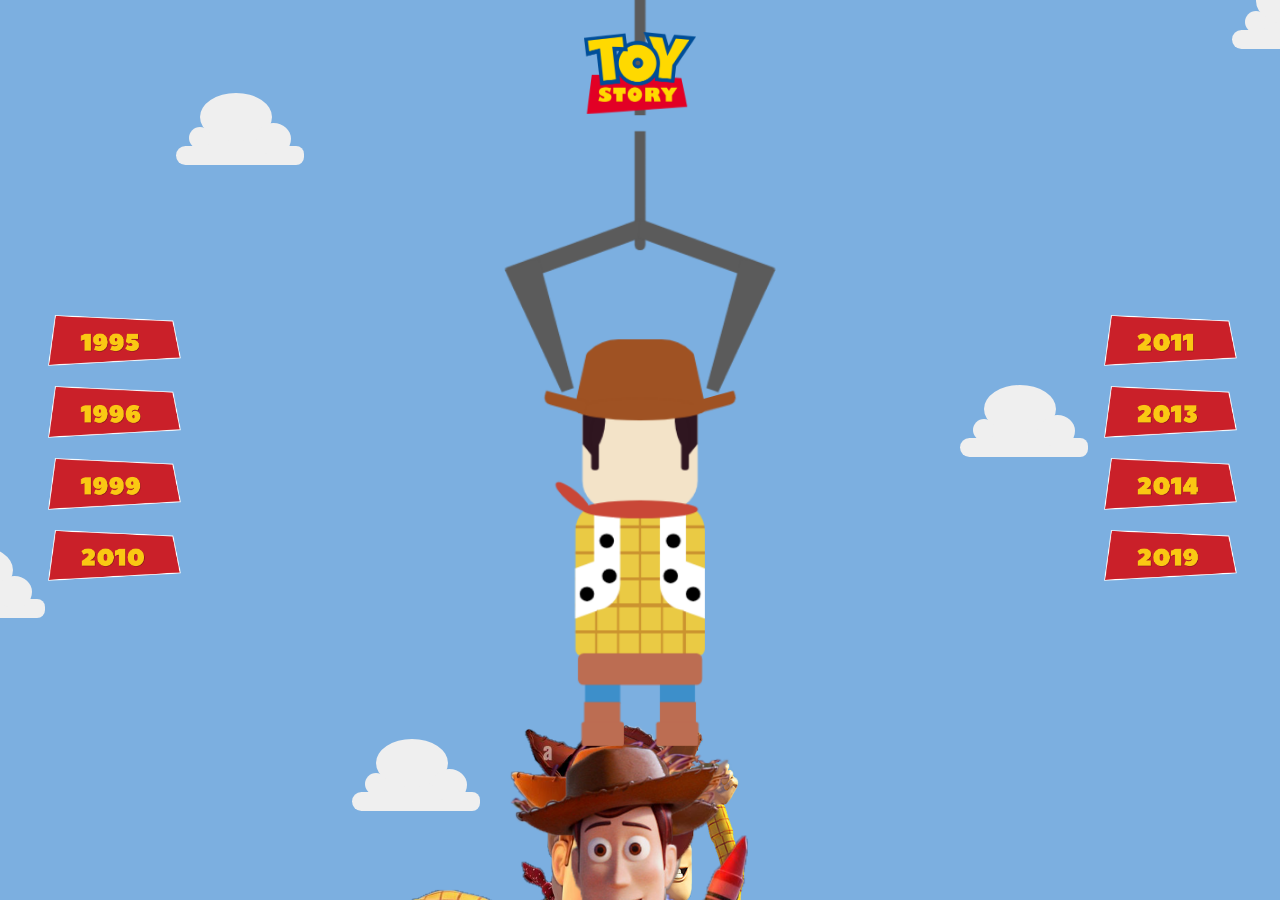
<file: index.html>
<!doctype html>
<html lang="nl">
	
<head>
    <meta charset="UTF-8">
    <meta name="author" content="Susan van de Wiel">
    <meta name="viewport" content="width=device-width, initial-scale=1">

    <title>VIDii 2011/22 - Tijdlijn</title>

    <link href="styles/style.css" rel="stylesheet">
    <link rel="icon" type="image/svg+xml" href="images/favicon.png">
</head>

<body>
    <!-- Wanneer er op het logo wordt geklikt ga je door naar de tijdlijn-pagina -->
    <header>
        <a href="binnenkomst.html"><img src="images/1024px-Toy_Story_logo.svg.png" alt="logo van Toy Story"></a>
    </header>
    <article>
        <!-- De wolkenachtergrond met vijf wolken -->
        <section class="wolkenachtergrond">
            <!-- Op wolk 1 zit onder de hover een karakter, namelijk de aliën -->
            <div class="wolk1">
                <div class="cirkel1"></div>
                <div class="cirkel2"></div>
                <div class="cirkel3"></div>
                <div class="cirkel4"></div>
                <div class="cirkel5"></div>
                <section class="alienpoppetje">
                    <section class="lichaam"></section>
                    <section class="hoofd"></section>
                    <section class="mond">
                        <section class="binnenkant"></section>
                    </section>
                    <section class="oorlinks"></section>
                    <section class="oorrechts"></section>
                    <section class="antene">
                        <section class="stipje"></section>
                    </section>
                    <section class="benenlinks"></section>
                    <section class="benenrechts"></section>
                </section>
            </div>
            <!-- Op wolk 2 zit onder de hover een karakter, namelijk het aardappelhoofd -->
            <div class="wolk2">
                <div class="cirkel1"></div>
                <div class="cirkel2"></div>
                <div class="cirkel3"></div>
                <div class="cirkel4"></div>
                <div class="cirkel5"></div>
                <section class="aardappelpoppetje">
                    <section class="lichaam"></section>
                    <section class="hoed"></section>
                    <section class="onderkanthoed"></section>
                    <section class="oorlinks"></section>
                    <section class="oorrechts"></section>
                    <section class="neus"></section>
                    <section class="neusonderkant"></section>
                    <section class="snorlinks"></section>
                    <section class="snorrechts"></section>
                    <section class="mond"></section>
                    <section class="voetlinks"></section>
                    <section class="voetrechts"></section>
                </section>
            </div>
            <!-- Op wolk 3 zit onder de hover een karakter, namelijk de hond -->
            <div class="wolk3">
                <div class="cirkel1"></div>
                <div class="cirkel2"></div>
                <div class="cirkel3"></div>
                <div class="cirkel4"></div>
                <div class="cirkel5"></div>
                <section class="hondpoppetje">
                    <section class="hoofd"></section>
                    <section class="nek"></section>
                    <section class="lichaam"></section>
                    <section class="mond"></section>
                    <section class="neus"></section>
                    <section class="oorlinks">
                        <section class="binnenste"></section>
                        <section class="extra"></section>
                    </section>
                    <section class="oorrechts">
                        <section class="binnenste"></section>
                        <section class="extra"></section>
                    </section>
                    <section class="pootlinks">
                        <section class="voet"></section>
                    </section>
                    <section class="pootrechts">
                        <section class="voet"></section>
                    </section>
                    <section class="ijzerdraad">
                        <section class="cirkel1"></section>
                        <section class="cirkel2"></section>
                    </section>
                </section>
            </div>
            <div class="wolk4">
                <div class="cirkel1"></div>
                <div class="cirkel2"></div>
                <div class="cirkel3"></div>
                <div class="cirkel4"></div>
                <div class="cirkel5"></div>
            </div>
            <div class="wolk5">
                <div class="cirkel1"></div>
                <div class="cirkel2"></div>
                <div class="cirkel3"></div>
                <div class="cirkel4"></div>
                <div class="cirkel5"></div>
            </div>
        </section>
    </article>

    <main>
        <!-- De onderdelen van de grijper -->
        <article class="woody">
            <section class="grijper">
                <section class="touw">
                    <section class="knijper_links"></section>
                    <section class="knijper_onderkantl"></section>
                    <section class="knijper_rechts"></section>
                    <section class="knijper_onderkantr"></section>
                </section>
            </section>
            <!-- De onderdelen van Woody -->
            <section class="woodypoppetje">
                <section class="lichaam"></section>
                <section class="hoofd"></section>
                <section class="hoed"></section>
                <section class="onderkant_hoed">
                    <div class="hoed_links"></div>
                    <div class="hoed_rechts"></div>
                </section>
                <section class="bakkenbaard_links">
                    <div class="bovenkant"></div>
                    <div class="onderkant"></div>
                </section>
                <section class="bakkenbaard_rechts">
                    <div class="bovenkant"></div>
                    <div class="onderkant"></div>
                </section>
                <section class="sjaal">
                    <div class="puntje_sjaal"></div>
                </section>
                <section class="gilet_links">
                    <div class="zijkant"></div>
                    <div class="koeienvlek1"></div>
                    <div class="koeienvlek2"></div>
                    <div class="koeienvlek3"></div>
                </section>
                <section class="gilet_rechts">
                    <div class="zijkant"></div>
                    <div class="koeienvlek1"></div>
                    <div class="koeienvlek2"></div>
                    <div class="koeienvlek3"></div>
                </section>
                <section class="riem"></section>
                <section class="broekspijp_links">
                    <div class="sok"></div>
                    <div class="schoen"></div>
                </section>
                <section class="broekspijp_rechts">
                    <div class="sok"></div> 
                    <div class="schoen"></div>
                </section>
            </section>
        </article>
        <!-- De buttons dat als tijdlijn fungeert met verschillende Woody's uit de jaartallen -->
        <ol class="buttonslinks">
            <li>
                <button class="beweeg1995"> <img src="images/Button_1995.png" alt="button1995"></button>
            </li>
            <li>
                <button class="beweeg1996"><img src="images/Button_1996.png" alt="button1996"></button>
            </li>
            <li>
                <button class="beweeg1999"><img src="images/Button_1999.png" alt="button1999"></button>
            </li>
            <li>
                <button class="beweeg2010"><img src="images/Button_2010.png" alt="button2010"></button>
            </li>
        </ol>
        <ol class="buttonsrechts">
            <li>
                <button class="beweeg2011"><img src="images/Button_2011.png" alt="button2011"></button>
            </li>
            <li>
                <button class="beweeg2013"><img src="images/Button_2013.png" alt="button2013"></button>
            </li>
            <li>
                <button class="beweeg2014"><img src="images/Button_2014.png" alt="button2014"></button>
            </li>
            <li>
                <button class="beweeg2019"><img src="images/Button_2019.png" alt="button2019"></button>
            </li>
        </ol>

        <!-- De afbeeldingen van de Woody's uit de verschillende jaartallen -->
        <article class="verschillendewoodys">
            <section class="beweeg1995"><img src="images/1995.png" alt="Woody uit 1995"></section>
            <section class="beweeg1996"><img src="images/1996.png" alt="Woody uit 1996"></section>
            <section class="beweeg1999"><img src="images/1999.png" alt="Woody uit 1999"></section>
            <section class="beweeg2010"><img src="images/2010.png" alt="Woody uit 2010"></section>
            <section class="beweeg2011"><img src="images/2011.png" alt="Woody uit 2011"></section>
            <section class="beweeg2013"><img src="images/2013.png" alt="Woody uit 2013"></section>
            <section class="beweeg2014"><img src="images/2014.png" alt="Woody uit 2014"></section>
            <section class="beweeg2019"><img src="images/2019.png" alt="Woody uit 2019"></section>
        </article>
    </main>

    <script src="scripts/script.js"></script>
</body></html>
</file>
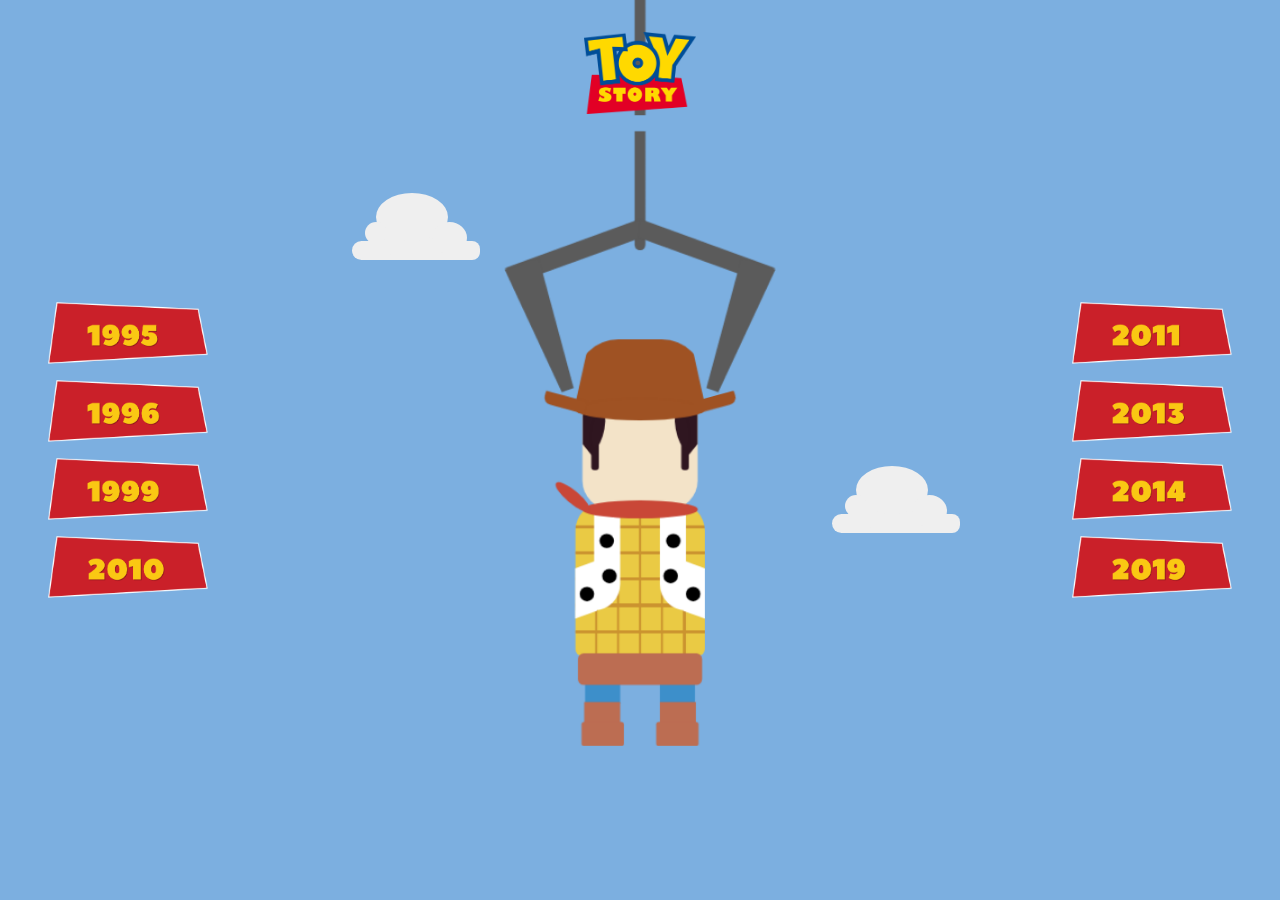
<file: basiswebsite-timeline/index.html>
<!doctype html>
<html lang="nl">
	
<head>
    <meta charset="UTF-8">
    <meta name="author" content="Susan van de Wiel">
    <meta name="viewport" content="width=device-width, initial-scale=1">

    <title>VIDii 2011/22 - Tijdlijn</title>

    <link href="styles/style.css" rel="stylesheet">
    <link rel="icon" type="image/svg+xml" href="images/favicon.svg">
</head>

<body class="woodyinlucht">
    <header>
        <a href="binnenkomst.html"><img src="images/1024px-Toy_Story_logo.svg.png" alt="logo van Toy Story"></a>
    </header>
    <article>
        <section class="wolkenachtergrond">
            <div class="wolk1">
                <div class="cirkel1"></div>
                <div class="cirkel2"></div>
                <div class="cirkel3"></div>
                <div class="cirkel4"></div>
                <div class="cirkel5"></div>
            </div>
            <div class="wolk2">
                <div class="cirkel1"></div>
                <div class="cirkel2"></div>
                <div class="cirkel3"></div>
                <div class="cirkel4"></div>
                <div class="cirkel5"></div>
            </div>
            <div class="wolk3">
                <div class="cirkel1"></div>
                <div class="cirkel2"></div>
                <div class="cirkel3"></div>
                <div class="cirkel4"></div>
                <div class="cirkel5"></div>
            </div>
            <div class="wolk4">
                <div class="cirkel1"></div>
                <div class="cirkel2"></div>
                <div class="cirkel3"></div>
                <div class="cirkel4"></div>
                <div class="cirkel5"></div>
            </div>
            <div class="wolk5">
                <div class="cirkel1"></div>
                <div class="cirkel2"></div>
                <div class="cirkel3"></div>
                <div class="cirkel4"></div>
                <div class="cirkel5"></div>
            </div>
            <div class="wolk6">
                <div class="cirkel1"></div>
                <div class="cirkel2"></div>
                <div class="cirkel3"></div>
                <div class="cirkel4"></div>
                <div class="cirkel5"></div>
            </div>
        </section>
    </article>

    <main>
        <article class="woody">
            <section class="grijper">
                <section class="touw">
                    <section class="knijper_links"></section>
                    <section class="knijper_onderkantl"></section>
                    <section class="knijper_rechts"></section>
                    <section class="knijper_onderkantr"></section>
                </section>
            </section>
            <section class="woodypoppetje">
                <section class="lichaam"></section>
                <section class="hoofd"></section>
                <section class="hoed"></section>
                <section class="onderkant_hoed">
                    <div class="hoed_links"></div>
                    <div class="hoed_rechts"></div>
                </section>
                <section class="bakkenbaard_links">
                    <div class="bovenkant"></div>
                    <div class="onderkant"></div>
                </section>
                <section class="bakkenbaard_rechts">
                    <div class="bovenkant"></div>
                    <div class="onderkant"></div>
                </section>
                <section class="sjaal">
                    <div class="puntje_sjaal"></div>
                </section>
                <section class="gilet_links">
                    <div class="zijkant"></div>
                    <div class="koeienvlek1"></div>
                    <div class="koeienvlek2"></div>
                    <div class="koeienvlek3"></div>
                </section>
                <section class="gilet_rechts">
                    <div class="zijkant"></div>
                    <div class="koeienvlek1"></div>
                    <div class="koeienvlek2"></div>
                    <div class="koeienvlek3"></div>
                </section>
                <section class="riem"></section>
                <section class="broekspijp_links">
                    <div class="sok"></div>
                    <div class="schoen"></div>
                </section>
                <section class="broekspijp_rechts">
                    <div class="sok"></div>
                    <div class="schoen"></div>
                </section>
            </section>
        </article>
<!--
        <article>
            <section class="alienpoppetje">
                <section class="lichaam"></section>
                <section class="hoofd"></section>
                <section class="onderkin"></section>
                <section class="mond">
                    <section class="binnenkant"></section>
                </section>
                <section class="oorlinks"></section>
                <section class="oorrechts"></section>
                <section class="antene">
                    <section class="stipje"></section>
                </section>
                <section class="benenlinks"></section>
                <section class="benenrechts"></section>
            </section>
        </article>
-->


        <ol class="buttonslinks">
            <li>
                <a class="beweeg" href="#"><img src="images/Button_1995.png" alt="#"></a>
            </li>
            <li>
                <a href="#"><img src="images/Button_1996.png" alt="#"></a>
            </li>
            <li>
                <a href="#"><img src="images/Button_1999.png" alt="#"></a>
            </li>
            <li>
                <a href="#"><img src="images/Button_2010.png" alt="#"></a>
            </li>
        </ol>
        <ol class="buttonsrechts">
            <li>
                <a href="#"><img src="images/Button_2011.png" alt="#"></a>
            </li>
            <li>
                <a href="#"><img src="images/Button_2013.png" alt="#"></a>
            </li>
            <li>
                <a href="#"><img src="images/Button_2014.png" alt="#"></a>
            </li>
            <li>
                <a href="#"><img src="images/Button_2019.png" alt="#"></a>
            </li>
        </ol>

        <article class="verschillendewoodys">
            <!--
            <section class="woodyuit1995"><img src="images/1995.png"></section>
            <section><img src="images/1996.png"></section>
            <section><img src="images/1999.png"></section>
            <section><img src="images/2010.png"></section>
            <section><img src="images/2011.png"></section>
            <section><img src="images/2013.png"></section>
            <section><img src="images/2014.png"></section>
            <section><img src="images/2019.png"></section>
-->

        </article>
    </main>

    <script src="scripts/script.js"></script>
</body></html>
</file>
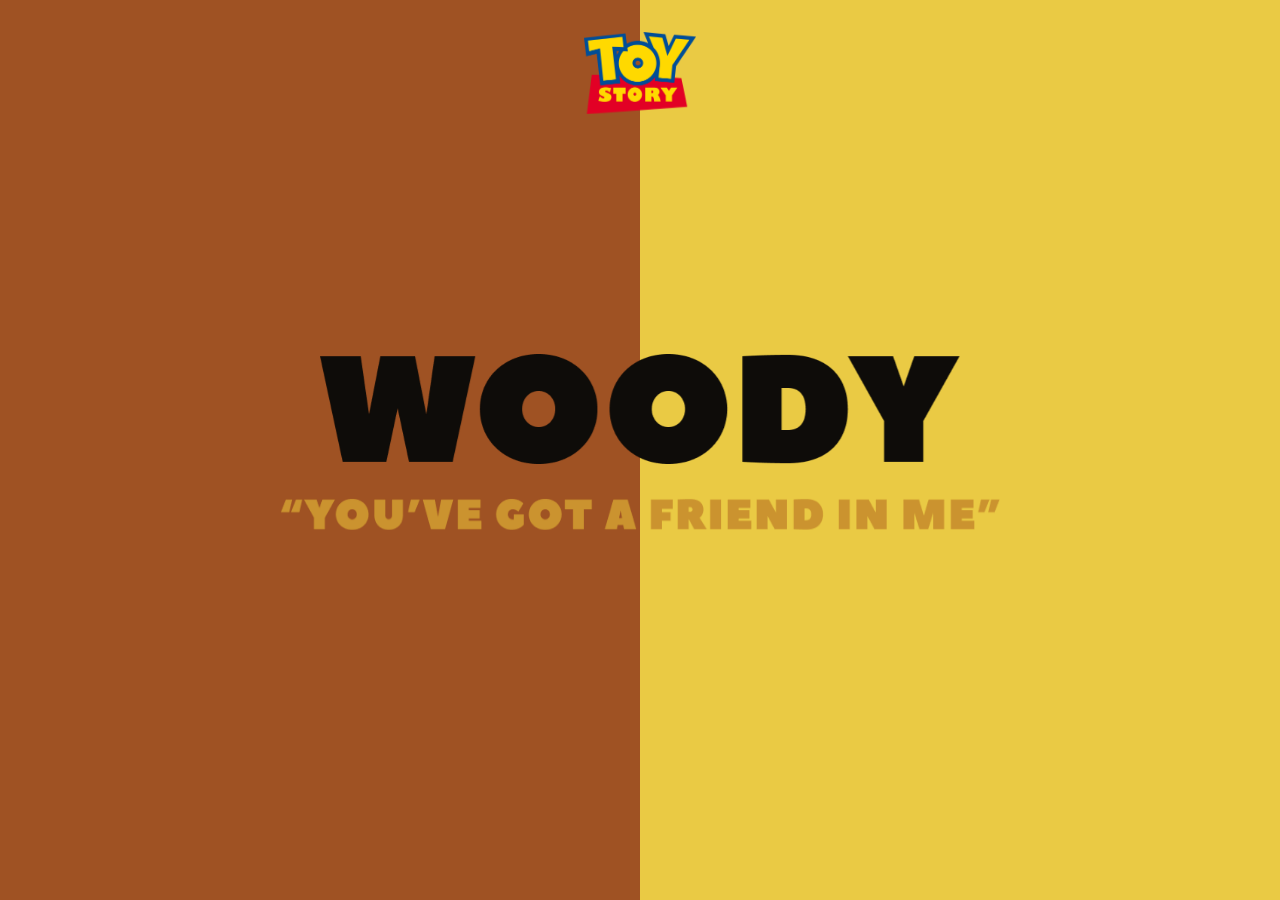
<file: binnenkomst.html>
<!doctype html>
<html lang="nl">
	
<head>
    <meta charset="UTF-8">
    <meta name="author" content="Susan van de Wiel">
    <meta name="viewport" content="width=device-width, initial-scale=1">

    <title>VIDii | Susan van de Wiel | Tijdlijn</title>

    <link href="styles/style.css" rel="stylesheet">
    <link rel="icon" type="image/svg+xml" href="images/favicon.png">
</head>

<body>
    <header>
        <a href="index.html"><img src="images/1024px-Toy_Story_logo.svg.png" alt="logo van Toy Story"></a>
    </header>
    <!-- De titel en quotes van ToyStory -->
    <article class="tekst">
        <section class="tekst_woody"><img src="images/woody_tekst.png" alt="Titel tekst Woody"></section>
        <section class="quote_woody"><img src="images/woody_quote.png" alt="Een quote: you got a friend in me"></section>
    </article>
    <!-- Een pijl met "klik op mij" om duidelijk te maken om op het logo te klikken -->
    <article class="pijlbinnenkomst">
        <section class="pijltje">
            <section class="driehoek"></section>
        </section>
        <p>klik op mij!</p>
    </article>
    <article>
        <!-- De gordijntjes met een bruine en gele achtergrond -->
        <section class="bruineachtergrond"></section>
        <section class="geleachtergrond"></section>
        <!-- De wolkenachtergrond met vijf wolken -->
        <section class="wolkenachtergrond">
            <!-- Op wolk 1 zit onder de hover een karakter, namelijk de aliën -->
            <div class="wolk1">
                <div class="cirkel1"></div>
                <div class="cirkel2"></div>
                <div class="cirkel3"></div>
                <div class="cirkel4"></div>
                <div class="cirkel5"></div>
                <section class="alienpoppetje">
                    <section class="lichaam"></section>
                    <section class="hoofd"></section>
                    <section class="mond">
                        <section class="binnenkant"></section>
                    </section>
                    <section class="oorlinks"></section>
                    <section class="oorrechts"></section>
                    <section class="antene">
                        <section class="stipje"></section>
                    </section>
                    <section class="benenlinks"></section>
                    <section class="benenrechts"></section>
                </section>
            </div>
            <!-- Op wolk 2 zit onder de hover een karakter, namelijk het aardappelhoofd -->
            <div class="wolk2">
                <div class="cirkel1"></div>
                <div class="cirkel2"></div>
                <div class="cirkel3"></div>
                <div class="cirkel4"></div>
                <div class="cirkel5"></div>
                <section class="aardappelpoppetje">
                    <section class="lichaam"></section>
                    <section class="hoed"></section>
                    <section class="onderkanthoed"></section>
                    <section class="oorlinks"></section>
                    <section class="oorrechts"></section>
                    <section class="neus"></section>
                    <section class="neusonderkant"></section>
                    <section class="snorlinks"></section>
                    <section class="snorrechts"></section>
                    <section class="mond"></section>
                    <section class="voetlinks"></section>
                    <section class="voetrechts"></section>
                </section>
            </div>
            <!-- Op wolk 3 zit onder de hover een karakter, namelijk de hond -->
            <div class="wolk3">
                <div class="cirkel1"></div>
                <div class="cirkel2"></div>
                <div class="cirkel3"></div>
                <div class="cirkel4"></div>
                <div class="cirkel5"></div>
                <section class="hondpoppetje">
                    <section class="hoofd"></section>
                    <section class="nek"></section>
                    <section class="lichaam"></section>
                    <section class="mond"></section>
                    <section class="neus"></section>
                    <section class="oorlinks">
                        <section class="binnenste"></section>
                        <section class="extra"></section>
                    </section>
                    <section class="oorrechts">
                        <section class="binnenste"></section>
                        <section class="extra"></section>
                    </section>
                    <section class="pootlinks">
                        <section class="voet"></section>
                    </section>
                    <section class="pootrechts">
                        <section class="voet"></section>
                    </section>
                    <section class="ijzerdraad">
                        <section class="cirkel1"></section>
                        <section class="cirkel2"></section>
                    </section>
                </section>
            </div>
            <div class="wolk4">
                <div class="cirkel1"></div>
                <div class="cirkel2"></div>
                <div class="cirkel3"></div>
                <div class="cirkel4"></div>
                <div class="cirkel5"></div>
            </div>
            <div class="wolk5">
                <div class="cirkel1"></div>
                <div class="cirkel2"></div>
                <div class="cirkel3"></div>
                <div class="cirkel4"></div>
                <div class="cirkel5"></div>
            </div>
        </section>
    </article>
    <script src="scripts/script.js"></script>
</body></html>
</file>
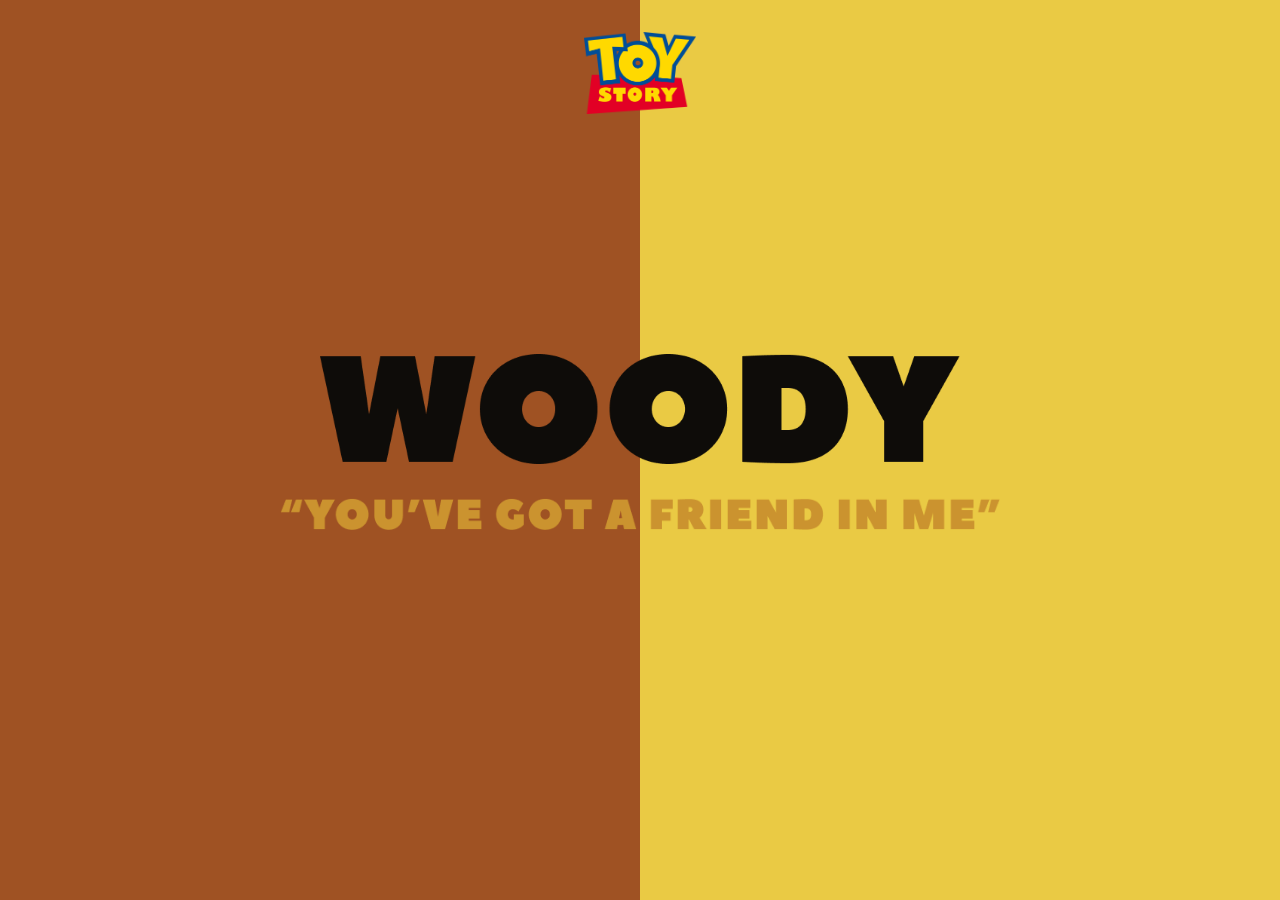
<file: basiswebsite-timeline/binnenkomst.html>
<!doctype html>
<html lang="nl">
	
<head>
    <meta charset="UTF-8">
    <meta name="author" content="Susan van de Wiel">
    <meta name="viewport" content="width=device-width, initial-scale=1">

    <title>VIDii 2011/22 - Tijdlijn</title>

    <link href="styles/style.css" rel="stylesheet">
    <link rel="icon" type="image/svg+xml" href="images/favicon.svg">
</head>

<body>
    <header>
        <a href="index.html"><img src="images/1024px-Toy_Story_logo.svg.png" alt="logo van Toy Story"></a>
    </header>
    <article class="tekst">
        <section class="tekst_woody"><img src="images/woody_tekst.png" alt="#"></section>
        <section class="quote_woody"><img src="images/woody_quote.png" alt="#"></section>
    </article>
    <article>
        <section class="bruineachtergrond"></section>
        <section class="geleachtergrond"></section>
        <section class="wolkenachtergrond">
            <div class="wolk1">
                <div class="cirkel1"></div>
                <div class="cirkel2"></div>
                <div class="cirkel3"></div>
                <div class="cirkel4"></div>
                <div class="cirkel5"></div>
            </div>
            <div class="wolk2">
                <div class="cirkel1"></div>
                <div class="cirkel2"></div>
                <div class="cirkel3"></div>
                <div class="cirkel4"></div>
                <div class="cirkel5"></div>
            </div>
            <div class="wolk3">
                <div class="cirkel1"></div>
                <div class="cirkel2"></div>
                <div class="cirkel3"></div>
                <div class="cirkel4"></div>
                <div class="cirkel5"></div>
            </div>
            <div class="wolk4">
                <div class="cirkel1"></div>
                <div class="cirkel2"></div>
                <div class="cirkel3"></div>
                <div class="cirkel4"></div>
                <div class="cirkel5"></div>
            </div>
            <div class="wolk5">
                <div class="cirkel1"></div>
                <div class="cirkel2"></div>
                <div class="cirkel3"></div>
                <div class="cirkel4"></div>
                <div class="cirkel5"></div>
            </div>
            <div class="wolk6">
                <div class="cirkel1"></div>
                <div class="cirkel2"></div>
                <div class="cirkel3"></div>
                <div class="cirkel4"></div>
                <div class="cirkel5"></div>
            </div>
        </section>
    </article>
    <script src="scripts/script.js"></script>
</body></html>
</file>
<file: styles/style.css>
*,
*::after,
*::before {
    box-sizing: border-box;
}

html,
body {
    height: 100%;
    margin: 0;
    background-color: #7CAFE0;
    overflow: hidden;
}

button:not([disabled]) {
    cursor: pointer;
}



/*////////////*/
/*FONT OPHALEN*/
/*////////////*/
@font-face {
    font-family: 'ToyStory';
    src: url('../fonts/peace_sans_webfont-webfont.woff2') format('woff2'),
        url('../fonts/peace_sans_webfont-webfont.woff') format('woff');
    font-weight: normal;
    font-style: normal;
}



/*////////////*/
/*KLEURENPALET*/
/*////////////*/
:root {
    --wolk: #EFEFEF;
    --leder-woody: #9F5223;
    --riem-schoen: #BC6D52;
    --broekspijp: #3D8FCA;
    --sjaal: #C94737;
    --haren: #2F1620;
    --shirt: #EACA44;
    --strepen-shirt: #CB932F;
    --grijper: #5B5B5B;
    --pijl: #CA2029;
}



/*Logo in het midden van het scherm*/
/*Position:fixed zodat het logo altijd op dezelfde plek blijft staan. Ook wanneer er aan de pagina wordt getrokken.*/
body > header > a > img {
    position: fixed;
    width: 7em;
    left: calc(50% - 3.5em);
    top: 2em;
    z-index: 4000;
}



/*///////////////////////////////////////////*/
/*BINNENKOMST-PAGINA MET GORDIJNTJES EN QUOTE*/
/*///////////////////////////////////////////*/


/*////////////////////*/
/*BINNENKOMST > TITELS*/
/*////////////////////*/
/*Titel van Woody bij binnenkomst met animatie*/
body > article.tekst > section.tekst_woody > img {
    position: absolute;
    width: 50%;
    left: 25%;
    top: calc(50% - 6em);
    z-index: 20;

    animation-name: achtergrondnaarlinks;
    animation-duration: 3s;
    animation-delay: 1.5s;
    animation-fill-mode: forwards;
    animation-timing-function: ease-in-out;
}

@keyframes achtergrondnaarlinks {
    0% {
        transform: translateX(0);
    }

    100% {
        transform: translateX(-30em);
    }
}

/*Quote "you got a friend in me" bij binnenkomst met animatie*/
body > article.tekst > section.quote_woody > img {
    position: fixed;
    width: 45em;
    left: calc(50% - 22.5em);
    top: calc(50% + 3em);
    z-index: 20;

    animation-name: achtergrondnaarrechts;
    animation-duration: 3s;
    animation-delay: 1.5s;
    animation-fill-mode: forwards;
    animation-timing-function: ease-in-out;
}

@keyframes achtergrondnaarrechts {
    0% {
        transform: translateX(0);
    }

    100% {
        transform: translateX(-30em);
    }
}



/*/////////////////////////*/
/*BINNENKOMST > HET PIJLTJE*/
/*/////////////////////////*/
body > article.pijlbinnenkomst > section.pijltje {
    position: absolute;
    width: 0.5em;
    height: 5em;
    left: calc(50% - 4em);
    top: 10em;
    opacity: 0;

    transform: rotate(20deg) scale(0.5);

    background-color: var(--pijl);
    border-radius: 2em;

    animation-name: pijltje;
    animation-duration: 2s;
    animation-delay: 3.5s;
    animation-fill-mode: forwards;
    animation-timing-function: ease-in;
}

@keyframes pijltje {
    0% {
        opacity: 0;
    }

    100% {
        opacity: 1;
    }
}

body > article.pijlbinnenkomst > section.pijltje > section.driehoek {
    position: absolute;
    left: calc(50% - 3.125em);
    top: -3em;

    transform: scale(0.35);

    border-left: 3.125em solid transparent;
    border-right: 3.125em solid transparent;
    border-bottom: 6.25em solid var(--pijl);
}

body > article.pijlbinnenkomst > p {
    position: absolute;
    left: calc(50% - 9.5em);
    top: 17em;
    opacity: 0;

    transform: rotate(20deg);

    font-family: 'ToyStory';
    color: black;
    font-size: 0.8em;
    font-weight: 900;
    text-transform: uppercase;

    animation-name: pijltje_tekst;
    animation-duration: 2s;
    animation-delay: 4.75s;
    animation-fill-mode: forwards;
    animation-timing-function: ease-in;
}

@keyframes pijltje_tekst {
    0% {
        opacity: 0;
    }

    100% {
        opacity: 1;
    }
}



/*/////////////////////////*/
/*BINNENKOMST > GORDIJNTJES*/
/*/////////////////////////*/
/*Bruin gordijntje met animatie*/
body > article > section.bruineachtergrond {
    position: fixed;
    height: 100vh;
    width: 50vw;
    z-index: 10;

    background-color: #9F5223;

    animation-name: achtergrondnaarlinks;
    animation-duration: 5s;
    animation-delay: 2.5s;
    animation-fill-mode: forwards;
    animation-timing-function: ease-in-out;
}

@keyframes achtergrondnaarlinks {
    0% {
        transform: translateX(0);
    }

    100% {
        transform: translateX(-100em);
    }
}

/*Geel gordijntje met animatie*/
body > article > section.geleachtergrond {
    position: fixed;
    height: 100vh;
    width: 50vw;
    left: 50%;
    z-index: 10;

    background-color: #EACA44;

    animation-name: achtergrondnaarrechts;
    animation-duration: 5s;
    animation-delay: 2.5s;
    animation-fill-mode: forwards;
    animation-timing-function: ease-in-out;
}

@keyframes achtergrondnaarrechts {
    0% {
        transform: translateX(0);
    }

    100% {
        transform: translateX(100em);
    }
}



/*////////////////////////////*/
/*WOLKJES ACHTERGROND > WOLK 1*/
/*////////////////////////////*/
body > article > section.wolkenachtergrond > div.wolk1 {
    position: absolute;
    left: calc(10% + 3em);
    top: calc(5% + 3em);
    width: 8em;
    height: 4.5em;
}

body > article > section.wolkenachtergrond > div.wolk1 > div.cirkel1 {
    position: absolute;
    width: 8em;
    height: 1.2em;
    left: 0;
    bottom: 0;

    background-color: var(--wolk);
    border-radius: 3em 2.5em 2.5em 3em;
}

body > article > section.wolkenachtergrond > div.wolk1 > div.cirkel2 {
    position: absolute;
    width: 4.5em;
    height: 2em;
    left: 1.5em;

    bottom: 0.1em;
    background-color: var(--wolk);
}

body > article > section.wolkenachtergrond > div.wolk1 > div.cirkel3 {
    position: absolute;
    width: 4.5em;
    height: 3em;
    left: 1.5em;
    bottom: 1.5em;

    background-color: var(--wolk);
    border-radius: 50%;
}

body > article > section.wolkenachtergrond > div.wolk1 > div.cirkel4 {
    position: absolute;
    width: 1.4em;
    height: 1.4em;
    left: .8em;
    bottom: 1em;

    background-color: var(--wolk);
    border-radius: 50%;
}

body > article > section.wolkenachtergrond > div.wolk1 > div.cirkel5 {
    position: absolute;
    width: 2.2em;
    height: 2em;
    left: 5em;
    bottom: .6em;

    background-color: var(--wolk);
    border-radius: 50%;
}



/*////////*/
/*DE ALIËN*/
/*////////*/
/*Hoverstate op wolk1 waarbij de aliën tevoorschijn komt met een animatie*/
body > article > section.wolkenachtergrond > div.wolk1 div:hover ~ section.alienpoppetje {
    position: absolute;
    left: calc(50% + 45em);
    top: calc(50% + -7.5em);

    animation-name: alien;
    animation-duration: 1s;
    animation-timing-function: ease-in-out;
    animation-direction: alternate;
    animation-iteration-count: infinite;
}

@keyframes alien {
    0% {
        transform: translateY(-5em) scale(0.6) rotate(180deg);
    }

    100% {
        transform: translateY(7em) scale(0.6) rotate(180deg);
    }
}

/*Een kleurverloopje op het lichaam van de aliën*/
body > article > section.wolkenachtergrond > div.wolk1 div:hover ~ section.alienpoppetje > section.lichaam {
    position: absolute;
    width: 9em;
    height: 8em;
    left: calc(50% - 4.5em);
    top: calc(50% + 0.5em);

    border-radius: 0em 0em 2em 2em;
    background-image:
        linear-gradient(to bottom,
            #4EABC6 0%,
            #4EABC6 20%,
            #5A554F 20%,
            #5A554F 25%,
            #4EABC6 25%,
            #4EABC6 60%,
            #2780AC 60%,
            #2780AC 70%,
            #4EABC6 70%,
            #4EABC6 100%);
}

body > article > section.wolkenachtergrond > div.wolk1 div:hover ~ section.alienpoppetje > section.hoofd {
    position: absolute;
    width: 11em;
    height: 8em;
    left: calc(50% - 5.5em);
    top: calc(50% - 4.5em);
    z-index: 2;

    border-radius: 50%;
    background-color: #B2C81D;
}

body > article > section.wolkenachtergrond > div.wolk1 div:hover ~ section.alienpoppetje > section.mond {
    position: absolute;
    width: 7em;
    height: 0.2em;
    left: calc(50% - 3.5em);
    top: calc(50% + 1em);
    z-index: 2;

    border-radius: 0.5em;
    background-color: #5A554F;
}

body > article > section.wolkenachtergrond > div.wolk1 div:hover ~ section.alienpoppetje > section.binnenkant {
    position: absolute;
    width: 2em;
    height: 1em;
    left: calc(50% - 1em);
    top: calc(50% - .5em);

    border-radius: 50%;
    background-color: #5A554F;
}

body > article > section.wolkenachtergrond > div.wolk1 div:hover ~ section.alienpoppetje > section.oorlinks {
    position: absolute;
    width: 0;
    height: 0;
    left: calc(50% - 6.5em);
    top: calc(50% - 5em);

    transform: rotate(-5deg);

    border-left: 1.5em solid transparent;
    border-right: 1.1em solid transparent;
    border-bottom: 4em solid #B2C81D;
}


body > article > section.wolkenachtergrond > div.wolk1 div:hover ~ section.alienpoppetje > section.oorrechts {
    position: absolute;
    width: 0;
    height: 0;
    right: calc(50% - 6.5em);
    top: calc(50% - 5em);

    transform: rotate(5deg);

    border-left: 1.5em solid transparent;
    border-right: 1.1em solid transparent;
    border-bottom: 4em solid #B2C81D;
}

body > article > section.wolkenachtergrond > div.wolk1 div:hover ~ section.alienpoppetje > section.antene {
    position: absolute;
    width: 0.5em;
    height: 4em;
    left: calc(50% - 0.25em);
    top: calc(50% - 7.5em);

    background-color: #B2C81D;
}

body > article > section.wolkenachtergrond > div.wolk1 div:hover ~ section.alienpoppetje > section.antene > section.stipje {
    position: absolute;
    width: 1.2em;
    height: 1.2em;
    left: calc(50% - 0.6em);
    top: calc(50% - 2.5em);

    border-radius: 50%;
    background-color: #B2C81D;
}

body > article > section.wolkenachtergrond > div.wolk1 div:hover ~ section.alienpoppetje > section.benenlinks {
    position: absolute;
    width: 2.5em;
    height: 1.7em;
    left: calc(50% - 3em);
    top: calc(50% + 8.5em);

    background-color: #2780AC;
    border-radius: 0em 0em 0.5em 0.5em;
}

body > article > section.wolkenachtergrond > div.wolk1 div:hover ~ section.alienpoppetje > section.benenrechts {
    position: absolute;
    width: 2.5em;
    height: 1.7em;
    right: calc(50% - 3em);
    top: calc(50% + 8.5em);

    background-color: #2780AC;
    border-radius: 0em 0em 0.5em 0.5em;
}

/*////////////////////////////*/
/*WOLKJES ACHTERGROND > WOLK 2*/
/*////////////////////////////*/
body > article > section.wolkenachtergrond > div.wolk2 {
    position: absolute;
    left: calc(25% + 2em);
    top: calc(75% + 4em);
    width: 8em;
    height: 4.5em;
}

body > article > section.wolkenachtergrond > div.wolk2 > div.cirkel1 {
    position: absolute;
    width: 8em;
    height: 1.2em;
    left: 0;
    bottom: 0;

    background-color: var(--wolk);
    border-radius: 3em 2.5em 2.5em 3em;
}

body > article > section.wolkenachtergrond > div.wolk2 > div.cirkel2 {
    position: absolute;
    width: 4.5em;
    height: 2em;
    left: 1.5em;
    bottom: 0.1em;

    background-color: var(--wolk);
}

body > article > section.wolkenachtergrond > div.wolk2 > div.cirkel3 {
    position: absolute;
    width: 4.5em;
    height: 3em;
    left: 1.5em;
    bottom: 1.5em;

    background-color: var(--wolk);
    border-radius: 50%;
}

body > article > section.wolkenachtergrond > div.wolk2 > div.cirkel4 {
    position: absolute;
    width: 1.4em;
    height: 1.4em;
    left: .8em;
    bottom: 1em;

    background-color: var(--wolk);
    border-radius: 50%;
}

body > article > section.wolkenachtergrond > div.wolk2 > div.cirkel5 {
    position: absolute;
    width: 2.2em;
    height: 2em;
    left: 5em;
    bottom: .6em;

    background-color: var(--wolk);
    border-radius: 50%;
}



/*//////////////*/
/*AARDAPPELHOOFD*/
/*//////////////*/
/*Hoverstate op wolk2 waarbij aardappelhoofd tevoorschijn komt met een animatie*/
body > article > section.wolkenachtergrond > div.wolk2 div:hover ~ section.aardappelpoppetje {
    position: absolute;
    left: calc(50% - 15em);
    top: calc(50% - 1em);

    animation-name: aardappel;
    animation-duration: 1s;
    animation-timing-function: ease-in-out;
    animation-direction: alternate;
    animation-iteration-count: infinite;
}

@keyframes aardappel {
    0% {
        transform: translateY(10em) scale(0.8);
    }

    100% {
        transform: translateY(-4.5em) scale(0.8);
    }
}

/*Border-radius om een ei vorm te krijgen*/
body > article > section.wolkenachtergrond > div.wolk2 div:hover ~ section.aardappelpoppetje > section.lichaam {
    position: absolute;
    width: 8em;
    height: 12em;
    left: calc(50% - 4em);
    top: calc(50% - 1em);
    z-index: 1;

    background-color: #FA940B;
    border-radius: 50% 50% 50% 50% / 70% 70% 40% 40%;
}

body > article > section.wolkenachtergrond > div.wolk2 div:hover ~ section.aardappelpoppetje > section.hoed {
    position: absolute;
    width: 7em;
    height: 9em;
    left: calc(50% - 3.5em);
    top: calc(50% - 3em);
    z-index: 2;

    border-radius: 50%;
    background-image: linear-gradient(#010101 45%, transparent 45%);
}

body > article > section.wolkenachtergrond > div.wolk2 div:hover ~ section.aardappelpoppetje > section.onderkanthoed {
    position: absolute;
    width: 8.5em;
    height: 1.5em;
    left: calc(50% - 4.25em);
    top: calc(50% + 0.5em);
    z-index: 1;

    background-color: #010101;
    border-radius: 50%;
}

/*Background-image om een halve cirkel te krijgen*/
body > article > section.wolkenachtergrond > div.wolk2 div:hover ~ section.aardappelpoppetje > section.oorlinks {
    position: absolute;
    width: 3.8em;
    height: 3em;
    left: calc(50% - 5.1em);
    top: calc(50% + 2em);

    border-radius: 50%;
    background-image:
        linear-gradient(to right,
            #FF88A7 0%,
            #FF88A7 50%,
            transparent 50%,
            transparent 100%);
}

/*Background-image om een halve cirkel te krijgen*/
body > article > section.wolkenachtergrond > div.wolk2 div:hover ~ section.aardappelpoppetje > section.oorrechts {
    position: absolute;
    width: 3.8em;
    height: 3em;
    right: calc(50% - 5.1em);
    top: calc(50% + 2em);

    border-radius: 50%;
    background-image:
        linear-gradient(to right,
            transparent 0%,
            transparent 50%,
            #FF88A7 50%,
            #FF88A7 100%);
}

body > article > section.wolkenachtergrond > div.wolk2 div:hover ~ section.aardappelpoppetje > section.neus {
    position: absolute;
    width: 1.5em;
    height: 1.5em;
    left: calc(50% - .75em);
    top: calc(50% + 3.5em);
    z-index: 3;

    background-color: #FA3F00;
    border-radius: 50%;
}

body > article > section.wolkenachtergrond > div.wolk2 div:hover ~ section.aardappelpoppetje > section.neusonderkant {
    position: absolute;
    width: 3.3em;
    height: 2.25em;
    left: calc(50% - 1.65em);
    top: calc(50% + 4.25em);
    z-index: 3;

    background-color: #FA3F00;
    border-radius: 50%;
}

body > article > section.wolkenachtergrond > div.wolk2 div:hover ~ section.aardappelpoppetje > section.snorlinks {
    position: absolute;
    width: 4em;
    height: 2em;
    left: calc(50% - 3.5em);
    top: calc(50% + 5.5em);
    z-index: 2;

    background-color: #000000;
    border-radius: 50%;
}

body > article > section.wolkenachtergrond > div.wolk2 div:hover ~ section.aardappelpoppetje > section.snorrechts {
    position: absolute;
    width: 4em;
    height: 2em;
    right: calc(50% - 3.5em);
    top: calc(50% + 5.5em);
    z-index: 2;

    background-color: #000000;
    border-radius: 50%;
}

body > article > section.wolkenachtergrond > div.wolk2 div:hover ~ section.aardappelpoppetje > section.mond {
    position: absolute;
    width: 3em;
    height: 2.75em;
    left: calc(50% - 1.5em);
    top: calc(50% + 6em);
    z-index: 1;

    border-radius: 50%;
    background-color: #FFFFFF;
}

/*Background-image om een halve cirkel te krijgen*/
body > article > section.wolkenachtergrond > div.wolk2 div:hover ~ section.aardappelpoppetje > section.voetlinks {
    position: absolute;
    width: 3em;
    height: 5em;
    left: calc(50% - 3.2em);
    top: calc(50% + 10em);
    z-index: 2;

    border-radius: 1.25em 1.25em 0 0;
    background-image: linear-gradient(to bottom,
            #008AD8 45%,
            transparent 45%);
}

/*Background-image om een halve cirkel te krijgen*/
body > article > section.wolkenachtergrond > div.wolk2 div:hover ~ section.aardappelpoppetje > section.voetrechts {
    position: absolute;
    width: 3em;
    height: 5em;
    right: calc(50% - 3.2em);
    top: calc(50% + 10em);
    z-index: 2;

    border-radius: 1.25em 1.25em 0 0;
    background-image: linear-gradient(to bottom,
            #008AD8 45%,
            transparent 45%);
}



/*////////////////////////////*/
/*WOLKJES ACHTERGROND > WOLK 3*/
/*////////////////////////////*/
body > article > section.wolkenachtergrond > div.wolk3 {
    position: absolute;
    left: calc(25% + 40em);
    top: calc(25% + 10em);
    width: 8em;
    height: 4.5em;
}

body > article > section.wolkenachtergrond > div.wolk3 > div.cirkel1 {
    position: absolute;
    width: 8em;
    height: 1.2em;
    left: 0;
    bottom: 0;

    background-color: var(--wolk);
    border-radius: 3em 2.5em 2.5em 3em;
}

body > article > section.wolkenachtergrond > div.wolk3 > div.cirkel2 {
    position: absolute;
    width: 4.5em;
    height: 2em;
    left: 1.5em;
    bottom: 0.1em;

    background-color: var(--wolk);
}

body > article > section.wolkenachtergrond > div.wolk3 > div.cirkel3 {
    position: absolute;
    width: 4.5em;
    height: 3em;
    left: 1.5em;
    bottom: 1.5em;

    background-color: var(--wolk);
    border-radius: 50%;
}

body > article > section.wolkenachtergrond > div.wolk3 > div.cirkel4 {
    position: absolute;
    width: 1.4em;
    height: 1.4em;
    left: .8em;
    bottom: 1em;

    background-color: var(--wolk);
    border-radius: 50%;
}

body > article > section.wolkenachtergrond > div.wolk3 > div.cirkel5 {
    position: absolute;
    width: 2.2em;
    height: 2em;
    left: 5em;
    bottom: .6em;

    background-color: var(--wolk);
    border-radius: 50%;
}



/*///////*/
/*DE HOND*/
/*///////*/
/*Hoverstate op wolk3 waarbij de hond tevoorschijn komt met een animatie*/
body > article > section.wolkenachtergrond > div.wolk3 div:hover ~ section.hondpoppetje {
    position: absolute;
    right: calc(25% - 12em);
    top: calc(50% - 7.5em);
    z-index: 300;

    transform: scale(0.8) rotate(270deg);

    animation-name: hond;
    animation-duration: 1s;
    animation-timing-function: ease-in-out;
    animation-direction: alternate;
    animation-iteration-count: infinite;
}

@keyframes hond {
    0% {
        transform: translateX(9.5em) scale(0.8) rotate(270deg);
    }

    100% {
        transform: translateX(-4.5em) scale(0.8) rotate(270deg);
    }
}


body > article > section.wolkenachtergrond > div.wolk3 div:hover ~ section.hondpoppetje > section.hoofd {
    position: absolute;
    width: 8em;
    height: 8em;
    left: calc(50% - 4em);
    top: calc(50% + 1em);

    background-color: #F39613;
    border-radius: 50%;
}

body > article > section.wolkenachtergrond > div.wolk3 div:hover ~ section.hondpoppetje > section.nek {
    position: absolute;
    width: 4em;
    height: 0.75em;
    left: calc(50% - 2em);
    top: calc(50% + 8.75em);
    z-index: 3;

    background-color: #6B5200;
    border-radius: 0.2em;
}

/*Background-image om een halve cirkel te krijgen*/
body > article > section.wolkenachtergrond > div.wolk3 div:hover ~ section.hondpoppetje > section.lichaam {
    position: absolute;
    width: 10em;
    height: 9em;
    left: calc(50% - 5em);
    top: calc(50% + 9.25em);
    z-index: 1;

    border-radius: 50%;
    background-image: linear-gradient(to bottom,
            #F39613 45%,
            transparent 45%);
}

body > article > section.wolkenachtergrond > div.wolk3 div:hover ~ section.hondpoppetje > section.mond {
    position: absolute;
    width: 5.5em;
    height: 2.5em;
    left: calc(50% - 2.75em);
    top: calc(50% + 5.75em);
    z-index: 1;

    border-radius: 50%;
    background-color: #FFDE6E;
}

body > article > section.wolkenachtergrond > div.wolk3 div:hover ~ section.hondpoppetje > section.neus {
    position: absolute;
    width: 2.2em;
    height: 1em;
    left: calc(50% - 1.1em);
    top: calc(50% + 6em);
    z-index: 1;

    border-radius: 50%;
    background-color: #2C141E;
}

body > article > section.wolkenachtergrond > div.wolk3 div:hover ~ section.hondpoppetje > section.oorlinks {
    position: absolute;
    width: 2em;
    height: 0.75em;
    left: calc(50% - 4.5em);
    top: calc(50% + 1.5em);
    z-index: 1;

    transform: rotate(20deg);

    border-radius: 50%;
    background-color: #4D2214;
}

body > article > section.wolkenachtergrond > div.wolk3 div:hover ~ section.hondpoppetje > section.oorlinks > section.binnenste {
    position: absolute;
    top: calc(50% - 0.1em);
    left: 0.65em;

    transform: rotate(167deg);

    border-left: 15px solid transparent;
    border-right: 15px solid transparent;
    border-top: 170px solid #4D2214;
    border-radius: 50%;
}

body > article > section.wolkenachtergrond > div.wolk3 div:hover ~ section.hondpoppetje > section.oorlinks > section.extra {
    position: absolute;
    width: 0.75em;
    height: 5em;
    top: calc(50% - 0.3em);
    left: 0.5em;

    transform: rotate(167deg);

    border-radius: 2em;
    background-color: #4D2214;
}

body > article > section.wolkenachtergrond > div.wolk3 div:hover ~ section.hondpoppetje > section.oorrechts {
    position: absolute;
    width: 2em;
    height: 0.75em;
    right: calc(50% - 4.5em);
    top: calc(50% + 1.5em);
    z-index: 1;

    transform: rotate(-20deg);

    border-radius: 50%;
    background-color: #4D2214;
}

body > article > section.wolkenachtergrond > div.wolk3 div:hover ~ section.hondpoppetje > section.oorrechts > section.binnenste {
    position: absolute;
    top: calc(50% - 0.1em);
    right: 0.65em;

    transform: rotate(-167deg);

    border-left: 15px solid transparent;
    border-right: 15px solid transparent;
    border-top: 170px solid #4D2214;
    border-radius: 50%;
}

body > article > section.wolkenachtergrond > div.wolk3 div:hover ~ section.hondpoppetje > section.oorrechts > section.extra {
    position: absolute;
    width: 0.75em;
    height: 5em;
    top: calc(50% - 0.3em);
    right: 0.5em;

    transform: rotate(-167deg);

    border-radius: 2em;
    background-color: #4D2214;
}

body > article > section.wolkenachtergrond > div.wolk3 div:hover ~ section.hondpoppetje > section.pootlinks {
    position: absolute;
    width: 1.25em;
    height: 2.5em;
    left: calc(50% - 4em);
    top: calc(50% + 12.5em);
    z-index: 1;

    background-color: #F39613;
}

body > article > section.wolkenachtergrond > div.wolk3 div:hover ~ section.hondpoppetje > section.pootlinks > section.voet {
    position: absolute;
    width: 1.75em;
    height: 1.25em;
    left: calc(50% - .875em);
    top: calc(50% + 0.8em);
    z-index: 1;

    background-color: #FFDE6E;
    border-radius: 0.2em;
}

body > article > section.wolkenachtergrond > div.wolk3 div:hover ~ section.hondpoppetje > section.pootrechts {
    position: absolute;
    width: 1.25em;
    height: 2.5em;
    right: calc(50% - 4em);
    top: calc(50% + 12.5em);
    z-index: 1;

    background-color: #F39613;
}

body > article > section.wolkenachtergrond > div.wolk3 div:hover ~ section.hondpoppetje > section.pootrechts > section.voet {
    position: absolute;
    width: 1.75em;
    height: 1.25em;
    right: calc(50% - .875em);
    top: calc(50% + 0.8em);
    z-index: 1;

    background-color: #FFDE6E;
    border-radius: 0.2em;
}



/*////////////////////////////*/
/*WOLKJES ACHTERGROND > WOLK 4*/
/*////////////////////////////*/
body > article > section.wolkenachtergrond > div.wolk4 {
    position: absolute;
    left: calc(90% + 5em);
    top: calc(1% - 2em);
    width: 8em;
    height: 4.5em;
}

body > article > section.wolkenachtergrond > div.wolk4 > div.cirkel1 {
    position: absolute;
    width: 8em;
    height: 1.2em;
    left: 0;
    bottom: 0;

    background-color: var(--wolk);
    border-radius: 3em 2.5em 2.5em 3em;
}

body > article > section.wolkenachtergrond > div.wolk4 > div.cirkel2 {
    position: absolute;
    width: 4.5em;
    height: 2em;
    left: 1.5em;
    bottom: 0.1em;

    background-color: var(--wolk);
}

body > article > section.wolkenachtergrond > div.wolk4 > div.cirkel3 {
    position: absolute;
    width: 4.5em;
    height: 3em;
    left: 1.5em;
    bottom: 1.5em;

    background-color: var(--wolk);
    border-radius: 50%;
}

body > article > section.wolkenachtergrond > div.wolk4 > div.cirkel4 {
    position: absolute;
    width: 1.4em;
    height: 1.4em;
    left: .8em;
    bottom: 1em;

    background-color: var(--wolk);
    border-radius: 50%;
}

body > article > section.wolkenachtergrond > div.wolk4 > div.cirkel5 {
    position: absolute;
    width: 2.2em;
    height: 2em;
    left: 5em;
    bottom: .6em;

    background-color: var(--wolk);
    border-radius: 50%;
}



/*////////////////////////////*/
/*WOLKJES ACHTERGROND > WOLK 5*/
/*////////////////////////////*/
body > article > section.wolkenachtergrond > div.wolk5 {
    position: absolute;
    left: calc(1% - 6em);
    top: calc(50% + 6em);
    width: 8em;
    height: 4.5em;
}

body > article > section.wolkenachtergrond > div.wolk5 > div.cirkel1 {
    position: absolute;
    width: 8em;
    height: 1.2em;
    left: 0;
    bottom: 0;

    background-color: var(--wolk);
    border-radius: 3em 2.5em 2.5em 3em;
}

body > article > section.wolkenachtergrond > div.wolk5 > div.cirkel2 {
    position: absolute;
    width: 4.5em;
    height: 2em;
    left: 1.5em;
    bottom: 0.1em;

    background-color: var(--wolk);
}

body > article > section.wolkenachtergrond > div.wolk5 > div.cirkel3 {
    position: absolute;
    width: 4.5em;
    height: 3em;
    left: 1.5em;
    bottom: 1.5em;

    background-color: var(--wolk);
    border-radius: 50%;
}

body > article > section.wolkenachtergrond > div.wolk5 > div.cirkel4 {
    position: absolute;
    width: 1.4em;
    height: 1.4em;
    left: .8em;
    bottom: 1em;

    background-color: var(--wolk);
    border-radius: 50%;
}

body > article > section.wolkenachtergrond > div.wolk5 > div.cirkel5 {
    position: absolute;
    width: 2.2em;
    height: 2em;
    left: 5em;
    bottom: .6em;

    background-color: var(--wolk);
    border-radius: 50%;
}





/*///////////////////////////////////*/
/*INDEX-PAGINA MET WOODY'S EN GRIJPER*/
/*///////////////////////////////////*/

/*//////////////////*/
/*STIJLING VAN WOODY*/
/*//////////////////*/
/*Zelf gemaakte Woody met een animatie waarbij hij vervaagd*/
body > main > article.woody {
    position: relative;
    top: 55vh;
    z-index: 10;

    transform: scale(0.9);

    animation-name: woodygrijperbutton;
    animation-duration: 3.5s;
    animation-fill-mode: forwards;
    animation-timing-function: ease-out;
}

@keyframes woodygrijperbutton {
    0% {
        opacity: 0;
    }

    100% {
        opacity: 1;
    }
}

/*Woody komt eerst vervaagd op de pagina, maar om hem weer te laten verdwijnen is er een nieuwe animatie*/
body > main > article.woody > section.woodypoppetje {
    animation-name: verdwijnen;
    animation-duration: 2s;
    animation-delay: 4s;
    animation-fill-mode: forwards;
}

@keyframes verdwijnen {
    0% {
        opacity: 1;
    }

    100% {
        opacity: 0;
    }
}

/*Background-image om een ruitpatroon te krijgen op Woody zijn shirt*/
body > main > article.woody > section.woodypoppetje > section.lichaam {
    position: absolute;
    width: 9em;
    height: 10.7em;
    left: calc(50% - 4.5em);
    top: calc(50% + 0.5em);

    border-radius: 2em 2em 0.5em 0.5em;
    background-color: var(--shirt);
    background-image:
        linear-gradient(to right,
            transparent 0%,
            transparent 15%,
            var(--strepen-shirt) 15%,
            var(--strepen-shirt) 17%,
            transparent 17%,
            transparent 32%,
            var(--strepen-shirt) 32%,
            var(--strepen-shirt) 34%,
            transparent 34%,
            transparent 49%,
            var(--strepen-shirt) 49%,
            var(--strepen-shirt) 51%,
            transparent 51%,
            transparent 66%,
            var(--strepen-shirt) 66%,
            var(--strepen-shirt) 68%,
            transparent 68%,
            transparent 83%,
            var(--strepen-shirt) 83%,
            var(--strepen-shirt) 85%,
            transparent 85%,
            transparent 100%),
        linear-gradient(to bottom,
            transparent 0%,
            transparent 15%,
            var(--strepen-shirt) 15%,
            var(--strepen-shirt) 17%,
            transparent 17%,
            transparent 32%,
            var(--strepen-shirt) 32%,
            var(--strepen-shirt) 34%,
            transparent 34%,
            transparent 49%,
            var(--strepen-shirt) 49%,
            var(--strepen-shirt) 51%,
            transparent 51%,
            transparent 66%,
            var(--strepen-shirt) 66%,
            var(--strepen-shirt) 68%,
            transparent 68%,
            transparent 83%,
            var(--strepen-shirt) 83%,
            var(--strepen-shirt) 85%,
            transparent 85%,
            transparent 100%);
}

body > main > article.woody > section.woodypoppetje > section.hoofd {
    position: absolute;
    left: calc(50% - 4em);
    top: calc(50% - 8em);
    width: 8em;
    height: 9em;

    background-color: #F3E3C8;
    border-radius: 2em;
}

body > main > article.woody > section.woodypoppetje > section.hoed {
    position: absolute;
    left: calc(50% - 4.5em);
    top: calc(50% - 10.8em);
    width: 9em;
    z-index: 2;

    border-bottom: 4.5em solid var(--leder-woody);
    border-left: 1em solid transparent;
    border-right: 1em solid transparent;
    border-radius: 3em 3em 0.2em 0.2em;
}

body > main > article.woody > section.woodypoppetje > section.onderkant_hoed {
    position: absolute;
    left: calc(50% - 4.5em);
    top: calc(50% - 6.7em);
    width: 9em;
    height: 1.5em;
    z-index: 2;

    background-color: var(--leder-woody);
    border-radius: 50%;
}

body > main > article.woody > section.woodypoppetje > section.onderkant_hoed > div.hoed_links {
    position: absolute;
    left: calc(50% - 6.7em);
    top: calc(50% - 0.9em);
    width: 3em;
    height: 0.9em;
    z-index: 1;

    transform: rotate(15deg);

    background-color: var(--leder-woody);
    border-radius: 0.1em 0 0 0.5em;
}

body > main > article.woody > section.woodypoppetje > section.onderkant_hoed > div.hoed_rechts {
    position: absolute;
    right: calc(50% - 6.7em);
    top: calc(50% - 0.9em);
    width: 3em;
    height: 0.9em;
    z-index: 1;

    transform: rotate(-15deg);

    background-color: var(--leder-woody);
    border-radius: 0 0.1em 0.5em 0;
}

body > main > article.woody > section.woodypoppetje > section.bakkenbaard_links {
    position: absolute;
    width: 110px;
    left: calc(50% - 7em);
    top: calc(50% - 5.5em);
    z-index: 1;

    transform: rotate(270deg) scale(0.7);

    border-bottom: 20px solid var(--haren);
    border-left: 25px solid transparent;
    border-right: 25px solid transparent;
    border-radius: 1em;
}

body > main > article.woody > section.woodypoppetje > section.bakkenbaard_links > div.bovenkant {
    position: absolute;
    width: 4em;
    height: 0.7em;
    left: calc(50% - 4.5em);
    top: calc(50% + 0.9em);

    border-radius: 0.3em;
    background-color: var(--haren);
}

body > main > article.woody > section.woodypoppetje > section.bakkenbaard_links > div.onderkant {
    position: absolute;
    width: 4em;
    height: 1.3em;
    left: calc(50% - 2.3em);
    top: calc(50% + 0.9em);

    transform: rotate(10deg);

    border-radius: 50%;
    background-color: var(--haren);
}

body > main > article.woody > section.woodypoppetje > section.bakkenbaard_rechts {
    position: absolute;
    width: 110px;
    right: calc(50% - 7em);
    top: calc(50% - 5.5em);
    z-index: 1;

    transform: rotate(90deg) scale(0.7);

    border-bottom: 20px solid var(--haren);
    border-left: 25px solid transparent;
    border-right: 25px solid transparent;
    border-radius: 1em;
}

body > main > article.woody > section.woodypoppetje > section.bakkenbaard_rechts > div.bovenkant {
    position: absolute;
    width: 4em;
    height: 0.7em;
    right: calc(50% - 4.5em);
    top: calc(50% + 0.9em);

    border-radius: 0.3em;
    background-color: var(--haren);
}

body > main > article.woody > section.woodypoppetje > section.bakkenbaard_rechts > div.onderkant {
    position: absolute;
    width: 4em;
    height: 1.3em;
    right: calc(50% - 2.3em);
    top: calc(50% + 0.9em);

    transform: rotate(-10deg);

    border-radius: 50%;
    background-color: var(--haren);
}


body > main > article.woody > section.woodypoppetje > section.sjaal {
    position: absolute;
    left: calc(50% - 4em);
    top: calc(50% + 0.4em);
    width: 8em;
    height: 1.2em;
    z-index: 1;

    background-color: var(--sjaal);
    border-radius: 50%;
}

body > main > article.woody > section.woodypoppetje > section.sjaal > .puntje_sjaal {
    position: absolute;
    left: calc(50% - 6.2em);
    top: calc(50% - 1.3em);
    width: 3em;
    height: 0.9em;
    z-index: 1;

    transform: rotate(40deg);

    background-color: var(--sjaal);
    border-radius: 50%;
}

body > main > article.woody > section.woodypoppetje > .gilet_links {
    position: absolute;
    width: 1.8em;
    height: 7em;
    right: calc(50% + 1.4em);
    top: calc(50% + 1em);

    background-color: #FFFFFF;
    border-radius: 0 0em 2em 0;
}

body > main > article.woody > section.woodypoppetje > .gilet_links > div.zijkant {
    position: absolute;
    width: 1.5em;
    height: 3.5em;
    right: calc(50% + 0.7em);
    top: calc(50% + .3em);

    transform: skewY(-20deg);

    background-color: #FFFFFF;
}

body > main > article.woody > section.woodypoppetje > .gilet_links > div.koeienvlek1 {
    position: absolute;
    width: 1em;
    height: 1em;
    right: calc(50% - 0.7em);
    top: calc(50% + 0.6em);

    background-color: #000000;
    border-radius: 50%;
}

body > main > article.woody > section.woodypoppetje > .gilet_links > div.koeienvlek2 {
    position: absolute;
    width: 1em;
    height: 1em;
    right: calc(50% - 0.5em);
    top: calc(50% - 1.8em);

    background-color: #000000;
    border-radius: 50%;
}

body > main > article.woody > section.woodypoppetje > .gilet_links > div.koeienvlek3 {
    position: absolute;
    width: 1em;
    height: 1em;
    right: calc(50% + 0.9em);
    top: calc(50% + 1.9em);

    background-color: #000000;
    border-radius: 50%;
}

body > main > article.woody > section.woodypoppetje > .gilet_rechts {
    position: absolute;
    width: 1.8em;
    height: 7em;
    left: calc(50% + 1.4em);
    top: calc(50% + 1em);

    background-color: #FFFFFF;
    border-radius: 0 0em 0em 2em;
}

body > main > article.woody > section.woodypoppetje > .gilet_rechts > div.koeienvlek1 {
    position: absolute;
    width: 1em;
    height: 1em;
    left: calc(50% - 0.7em);
    top: calc(50% + 0.6em);

    background-color: #000000;
    border-radius: 50%;
}

body > main > article.woody > section.woodypoppetje > .gilet_rechts > div.koeienvlek2 {
    position: absolute;
    width: 1em;
    height: 1em;
    left: calc(50% - 0.5em);
    top: calc(50% - 1.8em);

    background-color: #000000;
    border-radius: 50%;
}

body > main > article.woody > section.woodypoppetje > .gilet_rechts > div.koeienvlek3 {
    position: absolute;
    width: 1em;
    height: 1em;
    left: calc(50% + 0.9em);
    top: calc(50% + 1.9em);

    background-color: #000000;
    border-radius: 50%;
}

body > main > article.woody > section.woodypoppetje > .gilet_rechts > div.zijkant {
    position: absolute;
    width: 1.5em;
    height: 3.5em;
    left: calc(50% + 0.7em);
    top: calc(50% + 0.3em);

    transform: skewY(20deg);

    background-color: #FFFFFF;
}

body > main > article.woody > section.woodypoppetje > section.riem {
    position: absolute;
    left: calc(50% - 4.3em);
    top: calc(50% + 11em);
    width: 8.6em;
    height: 2.2em;

    background-color: var(--riem-schoen);
    border-radius: 0.4em;
}

body > main > article.woody > section.woodypoppetje > section.broekspijp_links {
    position: absolute;
    left: calc(50% - 3.8em);
    top: calc(50% + 13em);
    width: 2.4em;
    height: 1.5em;
    z-index: -1;

    background-color: var(--broekspijp);
}

body > main > article.woody > section.woodypoppetje > section.broekspijp_links > div.sok {
    position: absolute;
    left: calc(50% - 1.25em);
    top: calc(50% + 0.6em);
    width: 2.5em;
    height: 1.7em;
    z-index: -1;

    background-color: var(--riem-schoen);
}

body > main > article.woody > section.woodypoppetje > section.broekspijp_links > div.schoen {
    position: absolute;
    left: calc(50% - 1.45em);
    top: calc(50% + 2em);
    width: 2.9em;
    height: 1.7em;
    z-index: -1;

    background-color: var(--riem-schoen);
    border-radius: 0.2em;
}

body > main > article.woody > section.woodypoppetje > section.broekspijp_rechts {
    position: absolute;
    right: calc(50% - 3.8em);
    top: calc(50% + 13em);
    width: 2.4em;
    height: 1.5em;
    z-index: -1;

    background-color: var(--broekspijp);
}

body > main > article.woody > section.woodypoppetje > section.broekspijp_rechts > div.sok {
    position: absolute;
    left: calc(50% - 1.25em);
    top: calc(50% + 0.6em);
    width: 2.5em;
    height: 1.7em;
    z-index: -1;

    background-color: var(--riem-schoen);
}

body > main > article.woody > section.woodypoppetje > section.broekspijp_rechts > div.schoen {
    position: absolute;
    left: calc(50% - 1.45em);
    top: calc(50% + 2em);
    width: 2.9em;
    height: 1.7em;
    border-radius: 0.2em;
    z-index: -1;

    background-color: var(--riem-schoen);
}



/*////////////////*/
/*STIJLING GRIJPER*/
/*////////////////*/
/*Position:fixed om hem in het midden te houden. Ook wanneer er aan de pagina wordt getrokken.*/
/*Top:-62em om het touw aan de grijper te "verstoppen", dat wanneer er op de grijper wordt geklikt het touw van de grijper wordt laten zien*/
body > main > article.woody > section.grijper {
    position: fixed;
    left: 50%;
    top: -62em;
    z-index: -150;
}

/* Animatie "grijper bewegen" wordt uitgevoerd wanneer er op de button wordt geklikt -> de grijper gaat op en neer */
/*De grijper gaat 45vw + 2em naar beneden*/
.grijper_beweeg {
    animation-name: bewegen;
    animation-duration: 5s;
    animation-timing-function: ease-in-out;
    animation-fill-mode: forwards;
}

@keyframes bewegen {

    0%,
    100% {}

    50% {
        transform: translatey(calc(45vw + 2em));
    }
}

/*Background-image om het touw effect te krijgen met stukken transparent*/
body > main > article.woody > section.grijper > section.touw {
    position: absolute;
    width: 0.8em;
    height: 55em;
    left: calc(50% - .4em);
    top: -10em;
    z-index: 50;

    border-radius: 0 0 1em 1em;
    background-image: linear-gradient(to bottom,
            var(--grijper) 0%,
            var(--grijper) 15%,
            transparent 15%,
            transparent 17%,
            var(--grijper) 17%,
            var(--grijper) 32%,
            transparent 32%,
            transparent 34%,
            var(--grijper) 34%,
            var(--grijper) 49%,
            transparent 49%,
            transparent 51%,
            var(--grijper) 51%,
            var(--grijper) 66%,
            transparent 66%,
            transparent 68%,
            var(--grijper) 68%,
            var(--grijper) 83%,
            transparent 83%,
            transparent 85%,
            var(--grijper) 85%,
            var(--grijper) 100%);
}

body > main > article.woody > section.grijper > section.touw > section.knijper_links {
    position: absolute;
    width: 160px;
    left: calc(50% - 9.5em);
    top: calc(50% + 27em);
    z-index: 5;

    transform: rotate(-200deg);

    border-bottom: 20px solid var(--grijper);
    border-left: 5px solid transparent;
    border-right: 35px solid transparent;
}

body > main > article.woody > section.grijper > section.touw > section.knijper_onderkantl {
    position: absolute;
    width: 40px;
    left: calc(50% - 7.9em);
    top: calc(50% + 28.1em);
    z-index: 5;

    transform: rotate(-200deg);

    border-bottom: 150px solid var(--grijper);
    border-left: 13px solid transparent;
    border-right: 13px solid transparent;
}

body > main > article.woody > section.grijper > section.touw > section.knijper_rechts {
    position: absolute;
    width: 160px;
    right: calc(50% - 9.5em);
    top: calc(50% + 27em);
    z-index: 5;

    transform: rotate(200deg);

    border-bottom: 20px solid var(--grijper);
    border-left: 35px solid transparent;
    border-right: 5px solid transparent;
}

body > main > article.woody > section.grijper > section.touw > section.knijper_onderkantr {
    position: absolute;
    width: 40px;
    right: calc(50% - 7.9em);
    top: calc(50% + 28.1em);
    z-index: 5;

    transform: rotate(200deg);

    border-bottom: 150px solid var(--grijper);
    border-left: 13px solid transparent;
    border-right: 13px solid transparent;
}



/*////////////////////*/
/*STIJLING VAN BUTTONS*/
/*////////////////////*/
/*Position:fixed om de buttons altijd op hun vaste plek te laten staan*/
/*Flex-direction:column om de buttons van boven naar beneden te laten gaan*/
/*Display:flex om de buttons te rangschikken en dat ze meevormen wanneer er aan de pagina wordt getrokken*/
body > main > ol {
    position: fixed;
    top: 0;
    bottom: 0;
    flex-direction: column;
    gap: 1em;
    justify-content: center;
    list-style: none;
    z-index: 200;

    display: flex;
    padding: 3em;

    animation-name: woodygrijperbutton;
    animation-duration: 3.5s;
    animation-fill-mode: forwards;
    animation-timing-function: ease-out;
}

/*Geen achtergrond bij de buttons*/
button {
    width: 0;
    padding: 0;
    border: 0;
}

/*Buttons aan de rechterkant laten uitlijnen*/
body > main > ol.buttonsrechts {
    right: 10%;
    padding:3em;
}

/*Geen vies randje om de buttons ;)*/
body > main > ol > li > button:focus {
    outline: none;
}

/*Grootte van de buttons*/
body > main > ol > li > button > img {
    width: 10em;
}



/*///////////////////////*/
/*STIJLING VAN DE WOODY'S*/
/*///////////////////////*/
/*Position:fixed om de Woody's altijd op dezelfde plek te laten staan*/
body > main > article.verschillendewoodys > section {
    position: fixed;
    width: 20%;
    left: calc(50% - 9.2em);
    top: 45em;
}

/*Grootte van de Woody's*/
body > main > article.verschillendewoodys > section > img {
    width: 100%;
}

/*De grootte van de Woody uit 1996 aanpassen*/
body > main > article.verschillendewoodys > section.beweeg1996 > img {
    position: absolute;
    width: 130%;
    left: -3.5em;
    top: 1em;
}

body > main > article.verschillendewoodys > section.beweeg2013 > img {
    position: absolute;
    width: 130%;
    left: -3em;
    top: 2em;
}

body > main > article.verschillendewoodys > section.beweeg2010 > img {
    position: absolute;
    width: 140%;
    left: -7em;
}

body > main > article.verschillendewoodys > section.beweeg2014 > img {
    position: absolute;
    width: 140%;
    left: -3.5em;
    top: 1em;
}

body > main > article.verschillendewoodys > section.beweeg2019 > img {
    position: absolute;
    width: 160%;
    left: -5.5em;
    top: 1em;
}

/* Animatie van "ikMag" wordt uitgevoerd wanneer er op de button wordt geklikt -> de grijper gaat op en neer en op de terugweg neemt de grijper een Woody mee*/
section.ikMag {
    animation-name: woodyomhoog;
    animation-duration: 2.5s;
    animation-delay: 2.5s;
    animation-timing-function: ease-in-out;
    animation-fill-mode: forwards;
}

@keyframes woodyomhoog {
    0% {
        transform: translateY(0em);
    }

    100% {
        transform: translateY(-34em);
    }
}

/* Animatie van "Poef" wordt uitgevoerd wanneer er opnieuw op de button wordt geklikt -> de Woody ontploft en de grijper gaat opnieuw naar beneden om een Woody op te halen*/
section.poef {
    animation-name: woodypoef;
    animation-duration: 1s;
    animation-timing-function: ease-out;
    animation-fill-mode: forwards;
}

@keyframes woodypoef {
    0% {
        transform: translateY(-34em);
    }

    100% {
        transform: translateY(-34em) scale(4);
        opacity: 0;
    }
}
</file>
<file: basiswebsite-timeline/styles/style.css>
/* CSS Document */
*,
*::after,
*::before {
    box-sizing: border-box;
}

html,
body {
    height: 100%;
    margin: 0;
    background-color: #7CAFE0;
    overflow: hidden;
}

button:not([disabled]) {
    cursor: pointer;
}

/*////////////*/
/*KLEURENPALET*/
/*////////////*/

:root {
    --wolk: #EFEFEF;
    --leder-woody: #9F5223;
    --riem-schoen: #BC6D52;
    --broekspijp: #3D8FCA;
    --sjaal: #C94737;
    --haren: #2F1620;
    --shirt: #EACA44;
    --strepen-shirt: #CB932F;
    --grijper: #5B5B5B;
    --buttons: #C94737;
}

/*Logo in het midden van het scherm*/
body > header > a > img {
    position: fixed;
    display: block;
    width: 7em;
    left: calc(50% - 3.5em);
    top: 2em;
    z-index: 4000;
}



/*///////////*/
/*GORDIJNTJES*/
/*///////////*/
body > article.tekst > section.tekst_woody > img {
    position: fixed;
    display: block;
    width: 50%;
    left: 25%;
    top: calc(50% - 6em);
    z-index: 20;

    animation-name: achtergrondnaarlinks;
    animation-duration: 3s;
    animation-delay: 1.5s;
    animation-fill-mode: forwards;
    animation-timing-function: ease-in-out;
}

@keyframes achtergrondnaarlinks {
    0% {
        transform: translateX(0);
    }

    100% {
        transform: translateX(-30em);
    }
}

body > article.tekst > section.quote_woody > img {
    position: fixed;
    display: block;
    width: 45em;
    left: calc(50% - 22.5em);
    top: calc(50% + 3em);
    z-index: 20;

    animation-name: achtergrondnaarrechts;
    animation-duration: 3s;
    animation-delay: 1.5s;
    animation-fill-mode: forwards;
    animation-timing-function: ease-in-out;
}

@keyframes achtergrondnaarrechts {
    0% {
        transform: translateX(0);
    }

    100% {
        transform: translateX(-30em);
    }
}

body > article > section.bruineachtergrond {
    position: fixed;
    background-color: #9F5223;
    height: 100vh;
    width: 50vw;
    z-index: 10;

    animation-name: achtergrondnaarlinks;
    animation-duration: 5s;
    animation-delay: 2.5s;
    animation-fill-mode: forwards;
    animation-timing-function: ease-in-out;
}

@keyframes achtergrondnaarlinks {
    0% {
        transform: translateX(0);
    }

    100% {
        transform: translateX(-100em);
    }
}

body > article > section.geleachtergrond {
    position: fixed;
    background-color: #EACA44;
    height: 100vh;
    width: 50vw;
    left: 50%;
    z-index: 10;

    animation-name: achtergrondnaarrechts;
    animation-duration: 5s;
    animation-delay: 2.5s;
    animation-fill-mode: forwards;
    animation-timing-function: ease-in-out;
}

@keyframes achtergrondnaarrechts {
    0% {
        transform: translateX(0);
    }

    100% {
        transform: translateX(100em);
    }
}



/*///////////////////*/
/*WOLKJES ACHTERGROND*/
/*///////////////////*/
body > article > section.wolkenachtergrond > div.wolk1 > div.cirkel1 {
    position: absolute;
    width: 8em;
    height: 1.2em;
    left: calc(25% + 2em);
    top: calc(25% + 1em);
    background-color: var(--wolk);
    border-radius: 3em 2.5em 2.5em 3em;
}

body > article > section.wolkenachtergrond > div.wolk1 > div.cirkel2 {
    position: absolute;
    width: 4.5em;
    height: 2em;
    left: calc(25% + 3.5em);
    top: calc(25% - 0.1em);
    background-color: var(--wolk);
    border-radius: 3em 2.5em 2.5em 3em;
}

body > article > section.wolkenachtergrond > div.wolk1 > div.cirkel3 {
    position: absolute;
    width: 4.5em;
    height: 3em;
    left: calc(25% + 3.5em);
    top: calc(25% - 2em);
    background-color: var(--wolk);
    border-radius: 50%;
}

body > article > section.wolkenachtergrond > div.wolk1 > div.cirkel3:hover {
    transform: scale(2);
}

body > article > section.wolkenachtergrond > div.wolk1 > div.cirkel4 {
    position: absolute;
    width: 1.4em;
    height: 1.4em;
    left: calc(25% + 2.8em);
    top: calc(25% - 0.2em);
    background-color: var(--wolk);
    border-radius: 50%;
}

body > article > section.wolkenachtergrond > div.wolk1 > div.cirkel5 {
    position: absolute;
    width: 2.2em;
    height: 2em;
    left: calc(25% + 7em);
    top: calc(25% - .2em);
    background-color: var(--wolk);
    border-radius: 50%;
}

body > article > section.wolkenachtergrond > div.wolk2 {
    position: absolute;
    top: calc(50% + 3em);
    left: calc(50% + 10em);
}

body > article > section.wolkenachtergrond > div.wolk2 > div.cirkel1 {
    position: absolute;
    width: 8em;
    height: 1.2em;
    left: calc(25% + 2em);
    top: calc(25% + 1em);
    background-color: var(--wolk);
    border-radius: 3em 2.5em 2.5em 3em;
}

body > article > section.wolkenachtergrond > div.wolk2 > div.cirkel2 {
    position: absolute;
    width: 4.5em;
    height: 2em;
    left: calc(25% + 3.5em);
    top: calc(25% - 0.1em);
    background-color: var(--wolk);
    border-radius: 3em 2.5em 2.5em 3em;
}

body > article > section.wolkenachtergrond > div.wolk2 > div.cirkel3 {
    position: absolute;
    width: 4.5em;
    height: 3em;
    left: calc(25% + 3.5em);
    top: calc(25% - 2em);
    background-color: var(--wolk);
    border-radius: 50%;
}

body > article > section.wolkenachtergrond > div.wolk2 > div.cirkel4 {
    position: absolute;
    width: 1.4em;
    height: 1.4em;
    left: calc(25% + 2.8em);
    top: calc(25% - 0.2em);
    background-color: var(--wolk);
    border-radius: 50%;
}

body > article > section.wolkenachtergrond > div.wolk2 > div.cirkel5 {
    position: absolute;
    width: 2.2em;
    height: 2em;
    left: calc(25% + 7em);
    top: calc(25% - .2em);
    background-color: var(--wolk);
    border-radius: 50%;
}









/*//////////////////*/
/*STIJLING VAN WOODY*/
/*//////////////////*/
body > main > article.woody {
    position: relative;
    top: 55vh;
    transform: scale(0.9);
    z-index: 10;

    animation-name: woodygrijperbutton;
    animation-duration: 3.5s;
    animation-fill-mode: forwards;
    animation-timing-function: ease-out;
}

@keyframes woodygrijperbutton {
    0% {
        opacity: 0;
    }

    100% {
        opacity: 1;
    }
}

body > main > article.woody > section.woodypoppetje {
    animation-name: verdwijnen;
    animation-duration: 3s;
    animation-delay: 3.5s;
    animation-fill-mode: forwards;
}

@keyframes verdwijnen {
    0% {
        opacity: 1;
    }

    100% {
        opacity: 0;
    }
}

body > main > article.woody > section.woodypoppetje > section.lichaam {
    position: absolute;
    width: 9em;
    height: 10.7em;
    left: calc(50% - 4.5em);
    top: calc(50% + 0.5em);
    border-radius: 2em 2em 0.5em 0.5em;
    background-color: var(--shirt);
    background-image:
        linear-gradient(to right,
            transparent 0%,
            transparent 15%,
            var(--strepen-shirt) 15%,
            var(--strepen-shirt) 17%,
            transparent 17%,
            transparent 32%,
            var(--strepen-shirt) 32%,
            var(--strepen-shirt) 34%,
            transparent 34%,
            transparent 49%,
            var(--strepen-shirt) 49%,
            var(--strepen-shirt) 51%,
            transparent 51%,
            transparent 66%,
            var(--strepen-shirt) 66%,
            var(--strepen-shirt) 68%,
            transparent 68%,
            transparent 83%,
            var(--strepen-shirt) 83%,
            var(--strepen-shirt) 85%,
            transparent 85%,
            transparent 100%),
        linear-gradient(to bottom,
            transparent 0%,
            transparent 15%,
            var(--strepen-shirt) 15%,
            var(--strepen-shirt) 17%,
            transparent 17%,
            transparent 32%,
            var(--strepen-shirt) 32%,
            var(--strepen-shirt) 34%,
            transparent 34%,
            transparent 49%,
            var(--strepen-shirt) 49%,
            var(--strepen-shirt) 51%,
            transparent 51%,
            transparent 66%,
            var(--strepen-shirt) 66%,
            var(--strepen-shirt) 68%,
            transparent 68%,
            transparent 83%,
            var(--strepen-shirt) 83%,
            var(--strepen-shirt) 85%,
            transparent 85%,
            transparent 100%);
}

body > main > article.woody > section.woodypoppetje > section.hoofd {
    position: absolute;
    left: calc(50% - 4em);
    top: calc(50% - 8em);
    width: 8em;
    height: 9em;
    background-color: #F3E3C8;
    border-radius: 2em;
}

body > main > article.woody > section.woodypoppetje > section.hoed {
    position: absolute;
    left: calc(50% - 4.5em);
    top: calc(50% - 10.8em);
    border-bottom: 4.5em solid var(--leder-woody);
    border-left: 1em solid transparent;
    border-right: 1em solid transparent;
    width: 9em;
    border-radius: 3em 3em 0.2em 0.2em;
    z-index: 2;
}

body > main > article.woody > section.woodypoppetje > section.onderkant_hoed {
    position: absolute;
    left: calc(50% - 4.5em);
    top: calc(50% - 6.7em);
    width: 9em;
    height: 1.5em;
    background-color: var(--leder-woody);
    border-radius: 50%;
    z-index: 2;
}

body > main > article.woody > section.woodypoppetje > section.onderkant_hoed > div.hoed_links {
    position: absolute;
    left: calc(50% - 6.7em);
    top: calc(50% - 0.9em);
    width: 3em;
    height: 0.9em;
    background-color: var(--leder-woody);
    border-radius: 0.1em 0 0 0.5em;
    transform: rotate(15deg);
    z-index: 1;
}

body > main > article.woody > section.woodypoppetje > section.onderkant_hoed > div.hoed_rechts {
    position: absolute;
    right: calc(50% - 6.7em);
    top: calc(50% - 0.9em);
    width: 3em;
    height: 0.9em;
    background-color: var(--leder-woody);
    border-radius: 0 0.1em 0.5em 0;
    transform: rotate(-15deg);
    z-index: 1;
}

body > main > article.woody > section.woodypoppetje > section.bakkenbaard_links {
    position: absolute;
    border-bottom: 20px solid var(--haren);
    border-left: 25px solid transparent;
    border-right: 25px solid transparent;
    width: 110px;
    left: calc(50% - 7em);
    top: calc(50% - 5.5em);
    transform: rotate(270deg) scale(0.7);
    border-radius: 1em;
    z-index: 1;
}

body > main > article.woody > section.woodypoppetje > section.bakkenbaard_links > div.bovenkant {
    position: absolute;
    width: 4em;
    height: 0.7em;
    left: calc(50% - 4.5em);
    top: calc(50% + 0.9em);
    border-radius: 0.3em;
    background-color: var(--haren);
}

body > main > article.woody > section.woodypoppetje > section.bakkenbaard_links > div.onderkant {
    position: absolute;
    width: 4em;
    height: 1.3em;
    left: calc(50% - 2.3em);
    top: calc(50% + 0.9em);
    border-radius: 50%;
    transform: rotate(10deg);
    background-color: var(--haren);
}

body > main > article.woody > section.woodypoppetje > section.bakkenbaard_rechts {
    position: absolute;
    border-bottom: 20px solid var(--haren);
    border-left: 25px solid transparent;
    border-right: 25px solid transparent;
    width: 110px;
    right: calc(50% - 7em);
    top: calc(50% - 5.5em);
    transform: rotate(90deg) scale(0.7);
    border-radius: 1em;
    z-index: 1;
}

body > main > article.woody > section.woodypoppetje > section.bakkenbaard_rechts > div.bovenkant {
    position: absolute;
    width: 4em;
    height: 0.7em;
    right: calc(50% - 4.5em);
    top: calc(50% + 0.9em);
    border-radius: 0.3em;
    background-color: var(--haren);
}

body > main > article.woody > section.woodypoppetje > section.bakkenbaard_rechts > div.onderkant {
    position: absolute;
    width: 4em;
    height: 1.3em;
    right: calc(50% - 2.3em);
    top: calc(50% + 0.9em);
    border-radius: 50%;
    transform: rotate(-10deg);
    background-color: var(--haren);
}


body > main > article.woody > section.woodypoppetje > section.sjaal {
    position: absolute;
    left: calc(50% - 4em);
    top: calc(50% + 0.4em);
    width: 8em;
    height: 1.2em;
    background-color: var(--sjaal);
    border-radius: 50%;
    z-index: 1;
}

body > main > article.woody > section.woodypoppetje > section.sjaal > .puntje_sjaal {
    position: absolute;
    left: calc(50% - 6.2em);
    top: calc(50% - 1.3em);
    width: 3em;
    height: 0.9em;
    background-color: var(--sjaal);
    border-radius: 50%;
    transform: rotate(40deg);
    z-index: 1;
}

body > main > article.woody > section.woodypoppetje > .gilet_links {
    position: absolute;
    width: 1.8em;
    height: 7em;
    background-color: white;
    border-radius: 0 0em 2em 0;
    right: calc(50% + 1.4em);
    top: calc(50% + 1em);
}

body > main > article.woody > section.woodypoppetje > .gilet_links > div.zijkant {
    position: absolute;
    width: 1.5em;
    height: 3.5em;
    background-color: white;
    right: calc(50% + 0.7em);
    top: calc(50% + .3em);
    transform: skewY(-20deg);
}

body > main > article.woody > section.woodypoppetje > .gilet_links > div.koeienvlek1 {
    position: absolute;
    width: 1em;
    height: 1em;
    border-radius: 50%;
    background-color: black;
    right: calc(50% - 0.7em);
    top: calc(50% + 0.6em);
}

body > main > article.woody > section.woodypoppetje > .gilet_links > div.koeienvlek2 {
    position: absolute;
    width: 1em;
    height: 1em;
    border-radius: 50%;
    background-color: black;
    right: calc(50% - 0.5em);
    top: calc(50% - 1.8em);
}

body > main > article.woody > section.woodypoppetje > .gilet_links > div.koeienvlek3 {
    position: absolute;
    width: 1em;
    height: 1em;
    border-radius: 50%;
    background-color: black;
    right: calc(50% + 0.9em);
    top: calc(50% + 1.9em);
}

body > main > article.woody > section.woodypoppetje > .gilet_rechts {
    position: absolute;
    width: 1.8em;
    height: 7em;
    background-color: white;
    border-radius: 0 0em 0em 2em;
    left: calc(50% + 1.4em);
    top: calc(50% + 1em);
}

body > main > article.woody > section.woodypoppetje > .gilet_rechts > div.koeienvlek1 {
    position: absolute;
    width: 1em;
    height: 1em;
    border-radius: 50%;
    background-color: black;
    left: calc(50% - 0.7em);
    top: calc(50% + 0.6em);
}

body > main > article.woody > section.woodypoppetje > .gilet_rechts > div.koeienvlek2 {
    position: absolute;
    width: 1em;
    height: 1em;
    border-radius: 50%;
    background-color: black;
    left: calc(50% - 0.5em);
    top: calc(50% - 1.8em);
}

body > main > article.woody > section.woodypoppetje > .gilet_rechts > div.koeienvlek3 {
    position: absolute;
    width: 1em;
    height: 1em;
    border-radius: 50%;
    background-color: black;
    left: calc(50% + 0.9em);
    top: calc(50% + 1.9em);
}

body > main > article.woody > section.woodypoppetje > .gilet_rechts > div.zijkant {
    position: absolute;
    width: 1.5em;
    height: 3.5em;
    background-color: white;
    left: calc(50% + 0.7em);
    top: calc(50% + 0.3em);
    transform: skewY(20deg);
}


body > main > article.woody > section.woodypoppetje > section.riem {
    position: absolute;
    left: calc(50% - 4.3em);
    top: calc(50% + 11em);
    width: 8.6em;
    height: 2.2em;
    background-color: var(--riem-schoen);
    border-radius: 0.4em;
}

body > main > article.woody > section.woodypoppetje > section.broekspijp_links {
    position: absolute;
    left: calc(50% - 3.8em);
    top: calc(50% + 13em);
    width: 2.4em;
    height: 1.5em;
    background-color: var(--broekspijp);
    z-index: -1;
}

body > main > article.woody > section.woodypoppetje > section.broekspijp_links > div.sok {
    position: absolute;
    left: calc(50% - 1.25em);
    top: calc(50% + 0.6em);
    width: 2.5em;
    height: 1.7em;
    background-color: var(--riem-schoen);
    z-index: -1;
}

body > main > article.woody > section.woodypoppetje > section.broekspijp_links > div.schoen {
    position: absolute;
    left: calc(50% - 1.45em);
    top: calc(50% + 2em);
    width: 2.9em;
    height: 1.7em;
    background-color: var(--riem-schoen);
    border-radius: 0.2em;
    z-index: -1;
}

body > main > article.woody > section.woodypoppetje > section.broekspijp_rechts {
    position: absolute;
    right: calc(50% - 3.8em);
    top: calc(50% + 13em);
    width: 2.4em;
    height: 1.5em;
    background-color: var(--broekspijp);
    z-index: -1;
}

body > main > article.woody > section.woodypoppetje > section.broekspijp_rechts > div.sok {
    position: absolute;
    left: calc(50% - 1.25em);
    top: calc(50% + 0.6em);
    width: 2.5em;
    height: 1.7em;
    background-color: var(--riem-schoen);
    z-index: -1;
}

body > main > article.woody > section.woodypoppetje > section.broekspijp_rechts > div.schoen {
    position: absolute;
    left: calc(50% - 1.45em);
    top: calc(50% + 2em);
    width: 2.9em;
    height: 1.7em;
    background-color: var(--riem-schoen);
    border-radius: 0.2em;
    z-index: -1;
}



/*////////////////*/
/*STIJLING GRIJPER*/
/*////////////////*/
body > main > article.woody > section.grijper {
    position: fixed;
    left: 50%;
    top: -62em;
    z-index: -150;
}

/* Animatie wordt uigevoerd wanneer er op de button wordt geklikt -> de grijper gaat op en neer */
.grijper_beweeg {
    animation-name: bewegen;
    animation-duration: 5s;
    animation-timing-function: ease-in-out;
    animation-fill-mode: forwards;
}

@keyframes bewegen {

    0%,
    100% {}

    50% {
        transform: translatey(calc(45vw + 2em));
    }
}

body > main > article.woody > section.grijper > section.touw {
    position: absolute;
    width: 0.8em;
    height: 55em;
    left: calc(50% - .4em);
    top: -10em;
    z-index: 50;
    border-radius: 0 0 1em 1em;
    background-image: linear-gradient(to bottom,
            var(--grijper) 0%,
            var(--grijper) 15%,
            transparent 15%,
            transparent 17%,
            var(--grijper) 17%,
            var(--grijper) 32%,
            transparent 32%,
            transparent 34%,
            var(--grijper) 34%,
            var(--grijper) 49%,
            transparent 49%,
            transparent 51%,
            var(--grijper) 51%,
            var(--grijper) 66%,
            transparent 66%,
            transparent 68%,
            var(--grijper) 68%,
            var(--grijper) 83%,
            transparent 83%,
            transparent 85%,
            var(--grijper) 85%,
            var(--grijper) 100%);
}

body > main > article.woody > section.grijper > section.touw > section.knijper_links {
    position: absolute;
    border-bottom: 20px solid var(--grijper);
    border-left: 5px solid transparent;
    border-right: 35px solid transparent;
    width: 160px;
    transform: rotate(-200deg);
    left: calc(50% - 9.5em);
    top: calc(50% + 27em);
    z-index: 5;
}

body > main > article.woody > section.grijper > section.touw > section.knijper_onderkantl {
    position: absolute;
    border-bottom: 150px solid var(--grijper);
    border-left: 13px solid transparent;
    border-right: 13px solid transparent;
    width: 40px;
    transform: rotate(-200deg);
    left: calc(50% - 7.9em);
    top: calc(50% + 28.1em);
    z-index: 5;
}

body > main > article.woody > section.grijper > section.touw > section.knijper_rechts {
    position: absolute;
    border-bottom: 20px solid var(--grijper);
    border-left: 35px solid transparent;
    border-right: 5px solid transparent;
    width: 160px;
    transform: rotate(200deg);
    right: calc(50% - 9.5em);
    top: calc(50% + 27em);
    z-index: 5;
}

body > main > article.woody > section.grijper > section.touw > section.knijper_onderkantr {
    position: absolute;
    border-bottom: 150px solid var(--grijper);
    border-left: 13px solid transparent;
    border-right: 13px solid transparent;
    width: 40px;
    transform: rotate(200deg);
    right: calc(50% - 7.9em);
    top: calc(50% + 28.1em);
    z-index: 5;
}



/*////////////////////*/
/*STIJLING VAN BUTTONS*/
/*////////////////////*/
body > main > ol {
    position: fixed;
    display: flex;
    top: 0;
    bottom: 0;
    padding: 3em;
    flex-direction: column;
    gap: 1em;
    justify-content: center;
    list-style: none;
    z-index: 999;

    animation-name: woodygrijperbutton;
    animation-duration: 3.5s;
    animation-fill-mode: forwards;
    animation-timing-function: ease-out;
}

body > main > ol.buttonslinks {
    left: 0;
}

body > main > ol.buttonsrechts {
    right: 0;
}

body > main > ol > li > a > img {
    display: grid;
    justify-items: center;
    width: 10em;
}










/*
body > main > article.verschillendewoodys > section > img {
    display: block;
    position: fixed;
    width: 32%;
}

body > main > article.verschillendewoodys > section.woodyuit1995 {
    position: absolute;
    left: calc(50% - 11.8em);
    top: 60em;
    z-index: 200;

    animation-name: woody1995;
    animation-duration: 5s;
    animation-delay: 2.5s;
    animation-timing-function: ease-in;
}

@keyframes woody1995 {
    0% {
        
    }

    100% {
        transform: translatey(calc(50% - 17em));
    }
}
*/








/*////////*/
/*DE ALIEN*/
/*////////*/
body > main > article > section.alienpoppetje {
    position: absolute;
    left: 50%;
    top: 50%;

    animation-name: alien;
    animation-duration: 2s;
    animation-timing-function: ease-in;
    animation-direction: alternate;
    animation-iteration-count: infinite;
}

@keyframes alien {
    
}


body > main > article > section.alienpoppetje > section.lichaam {
    position: absolute;
    width: 9em;
    height: 8em;
    left: calc(50% - 4.5em);
    top: calc(50% + 0.5em);
    border-radius: 0em 0em 2em 2em;
    background-image:
        linear-gradient(to bottom,
            #4EABC6 0%,
            #4EABC6 20%,
            #5A554F 20%,
            #5A554F 25%,
            #4EABC6 25%,
            #4EABC6 60%,
            #2780AC 60%,
            #2780AC 70%,
            #4EABC6 70%,
            #4EABC6 100%);
}

body > main > article > section.alienpoppetje > section.hoofd {
    position: absolute;
    width: 11em;
    height: 8em;
    left: calc(50% - 5.5em);
    top: calc(50% - 4.5em);
    border-radius: 50%;
    background-color: #B2C81D;
    z-index: 2;
}

/*
body > main > article > section.alienpoppetje > section.onderkin {
    position: absolute;
    width: 10em;
    height: 7em;
    left: calc(50% - 5em);
    top: calc(50% - 3.2em);
    border-radius: 50%;
    background-color: #5A554F;
    z-index: 1;
}
*/

body > main > article > section.alienpoppetje > section.mond {
    position: absolute;
    width: 7em;
    height: 0.2em;
    left: calc(50% - 3.5em);
    top: calc(50% + 1em);
    border-radius: 0.5em;
    background-color: #5A554F;
    z-index: 2;
}

body > main > article > section.alienpoppetje > section.mond > section.binnenkant {
    position: absolute;
    width: 2em;
    height: 1em;
    left: calc(50% - 1em);
    top: calc(50% - .5em);
    border-radius: 50%;
    background-color: #5A554F;
}

body > main > article > section.alienpoppetje > section.oorlinks {
    position: absolute;
    width: 0;
    height: 0;
    border-left: 1.5em solid transparent;
    border-right: 1.1em solid transparent;
    border-bottom: 4em solid #B2C81D;
    left: calc(50% - 6.5em);
    top: calc(50% - 5em);
    transform: rotate(-5deg);
}


body > main > article > section.alienpoppetje > section.oorrechts {
    position: absolute;
    width: 0;
    height: 0;
    border-left: 1.5em solid transparent;
    border-right: 1.1em solid transparent;
    border-bottom: 4em solid #B2C81D;
    right: calc(50% - 6.5em);
    top: calc(50% - 5em);
    transform: rotate(5deg);
}

body > main > article > section.alienpoppetje > section.antene {
    position: absolute;
    width: 0.5em;
    height: 4em;
    background-color: #B2C81D;
    left: calc(50% - 0.25em);
    top: calc(50% - 7.5em);
}

body > main > article > section.alienpoppetje > section.antene > section.stipje {
    position: absolute;
    width: 1.2em;
    height: 1.2em;
    border-radius: 50%;
    background-color: #B2C81D;
    left: calc(50% - 0.6em);
    top: calc(50% - 2.5em);
}

body > main > article > section.alienpoppetje > section.benenlinks {
    position: absolute;
    width: 2.5em;
    height: 1.7em;
    background-color: #2780AC;
    border-radius: 0em 0em 0.5em 0.5em;
    left: calc(50% - 3em);
    top: calc(50% + 8.5em);
}

body > main > article > section.alienpoppetje > section.benenrechts {
    position: absolute;
    width: 2.5em;
    height: 1.7em;
    background-color: #2780AC;
    border-radius: 0em 0em 0.5em 0.5em;
    right: calc(50% - 3em);
    top: calc(50% + 8.5em);
}
</file>
